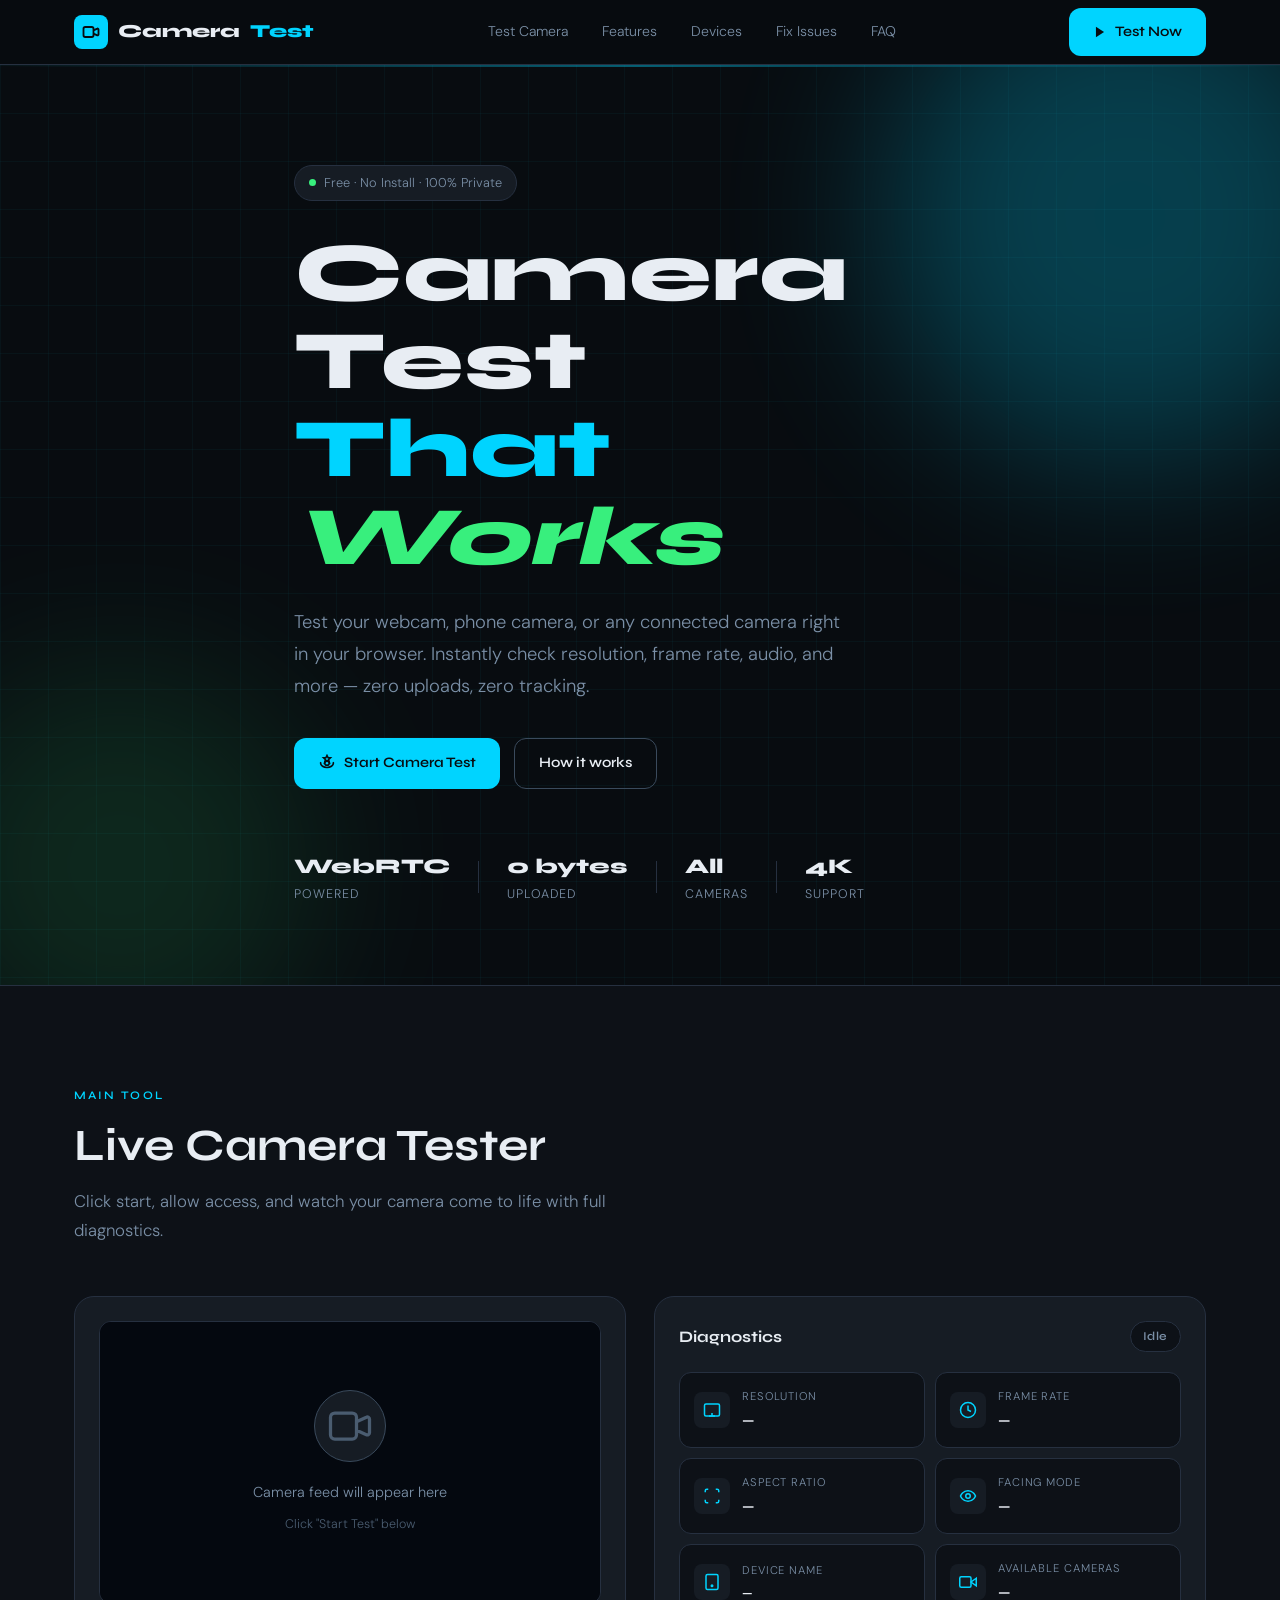
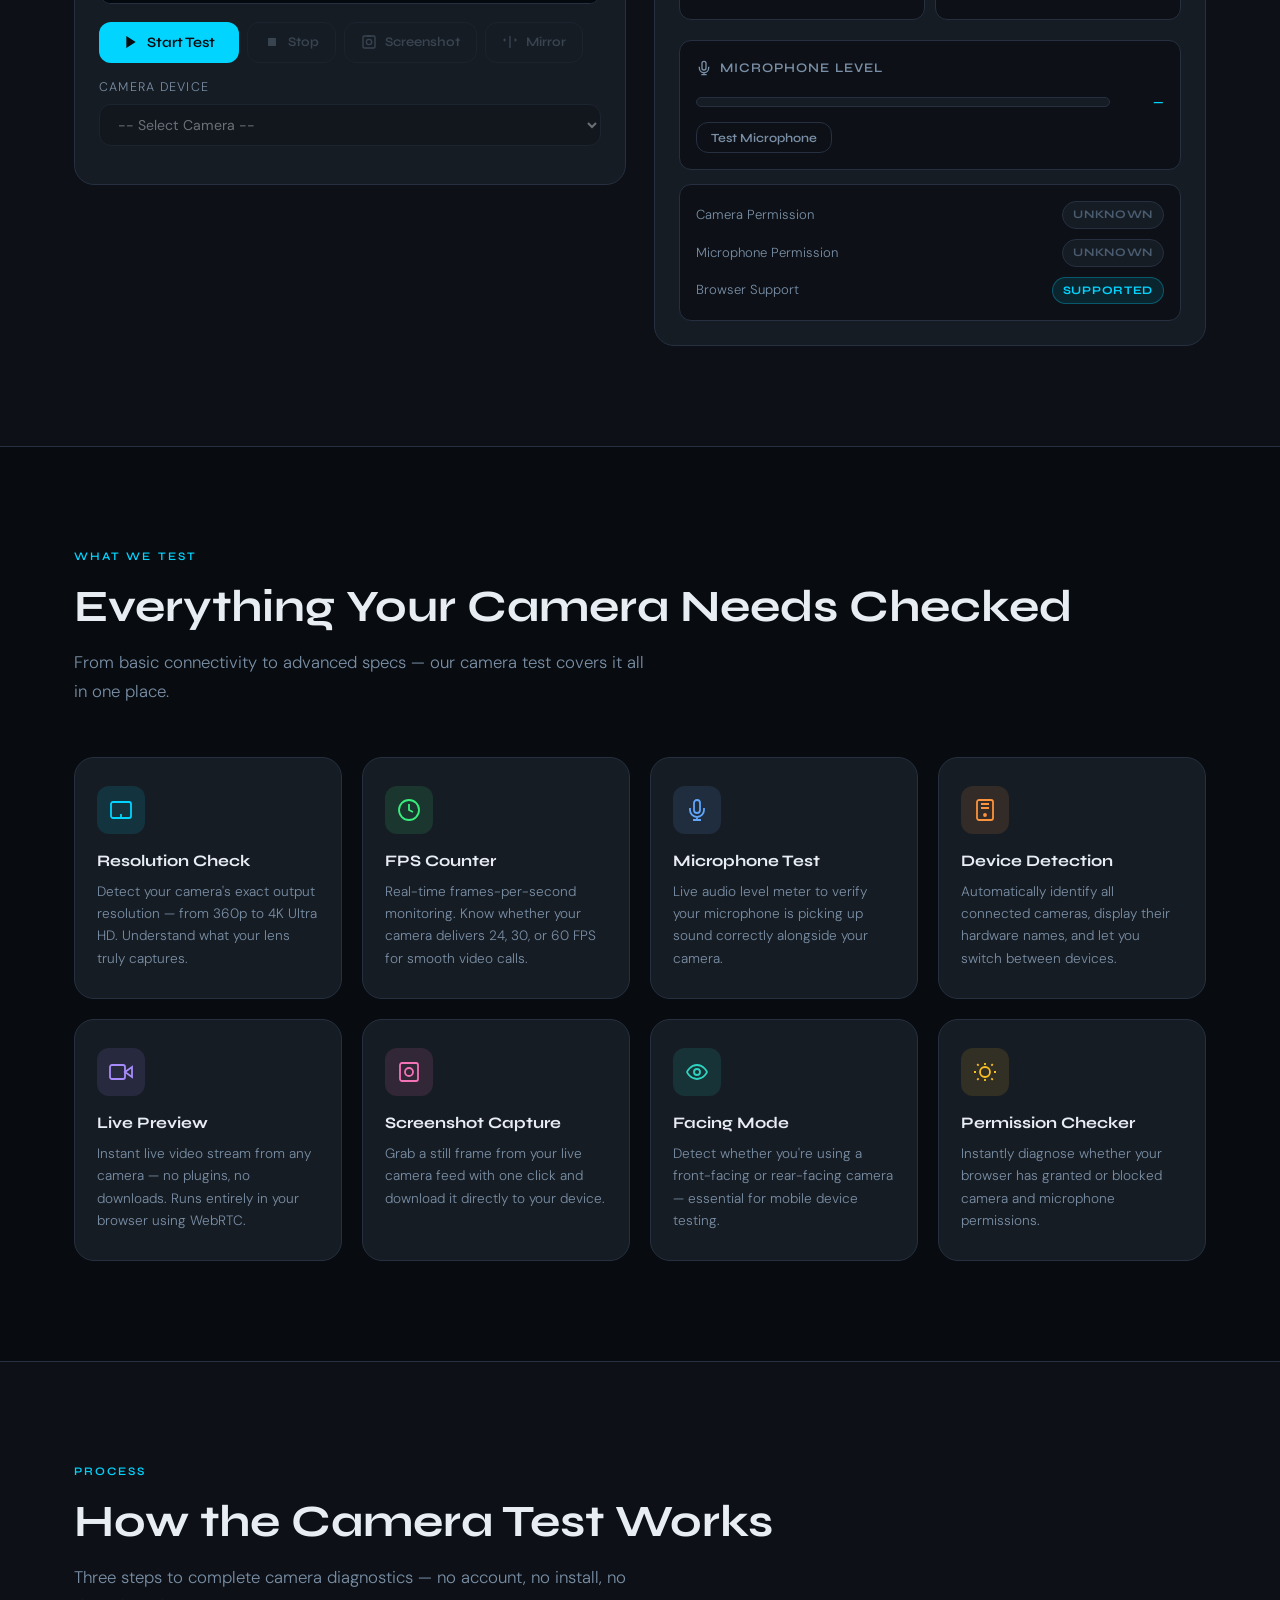
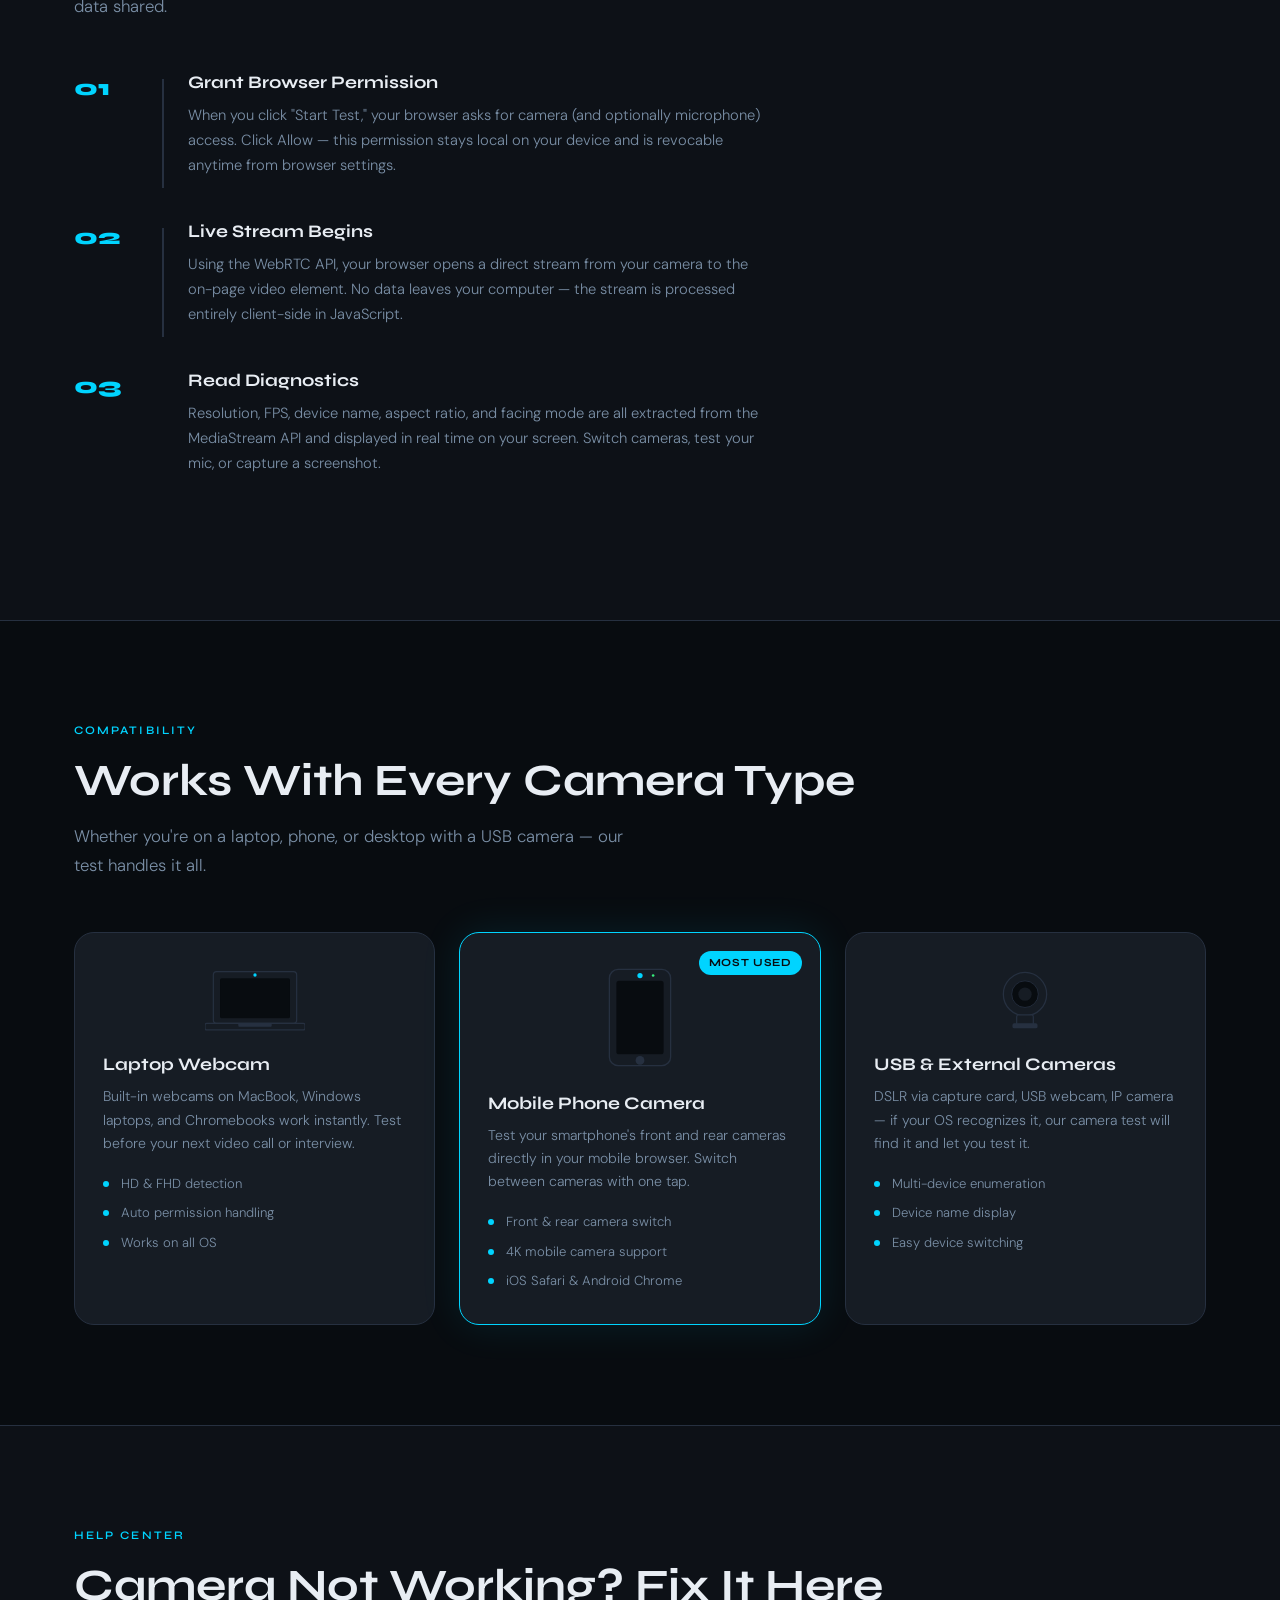
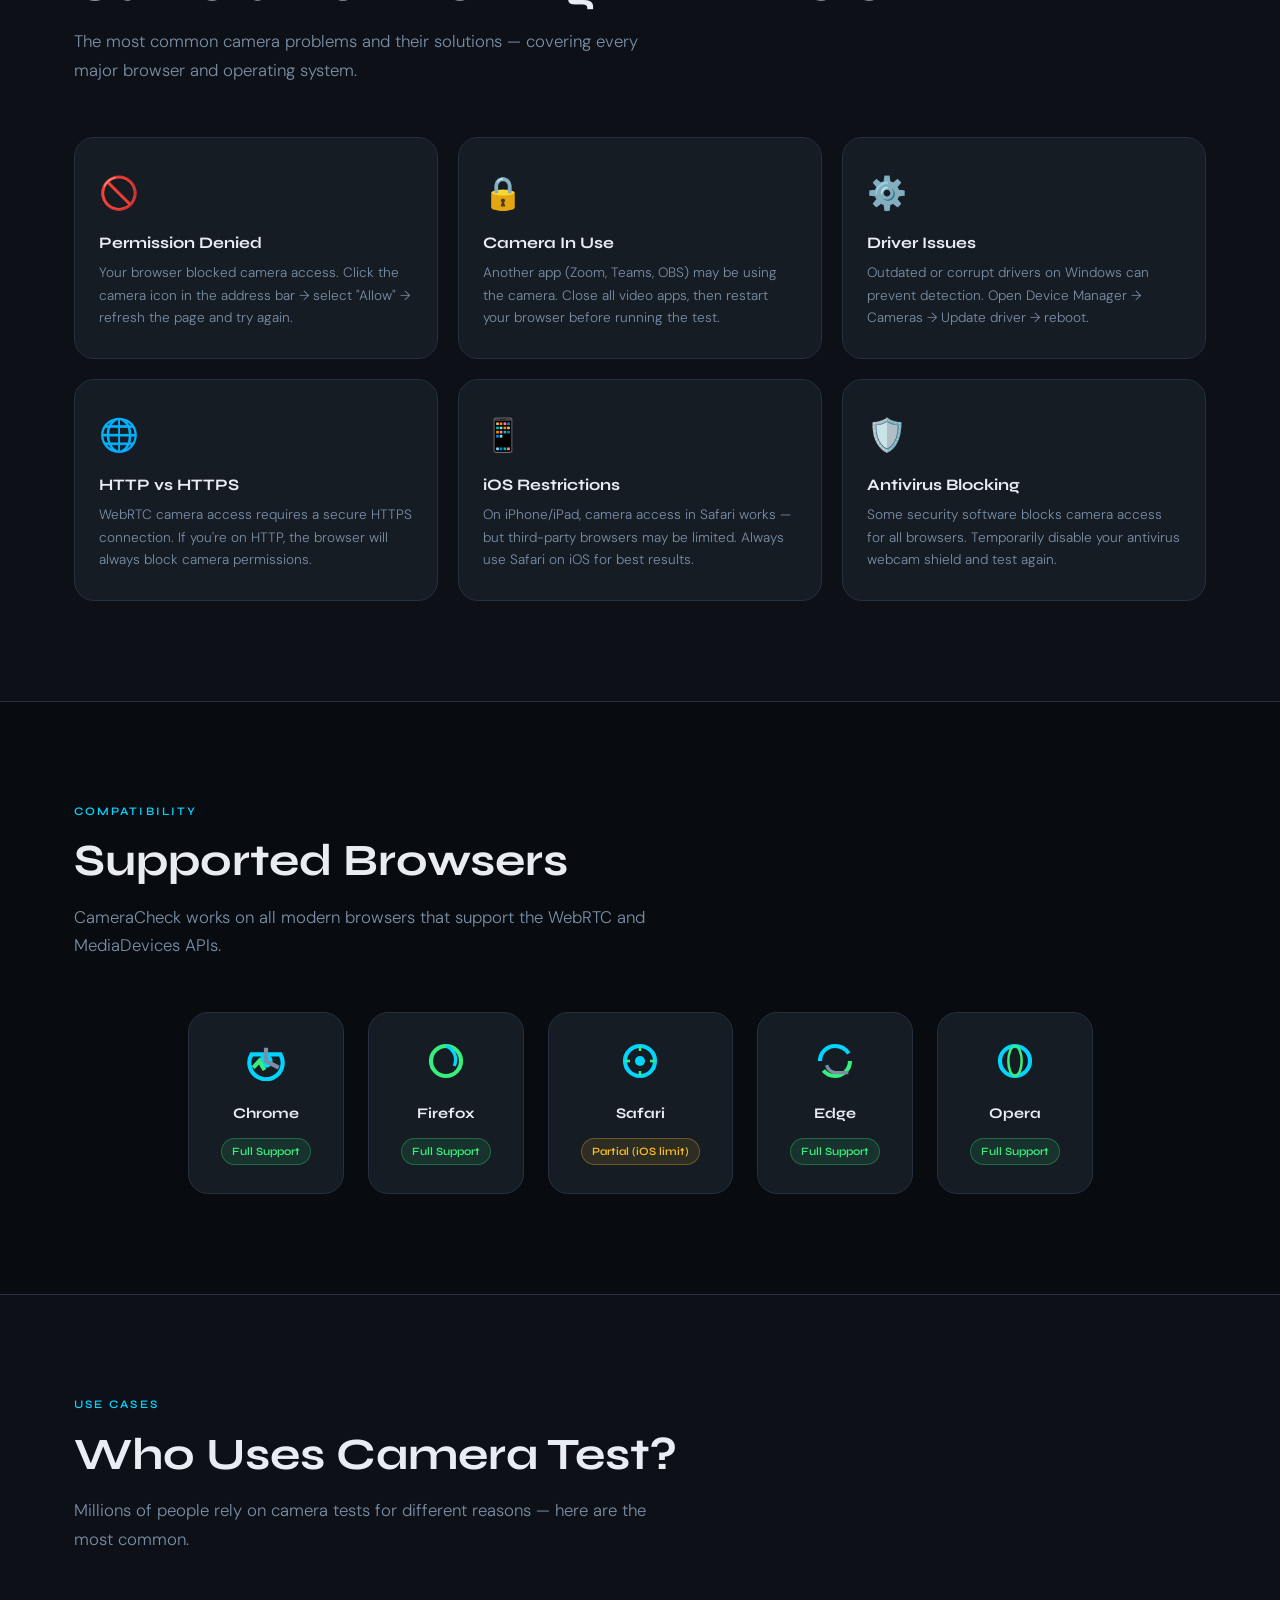
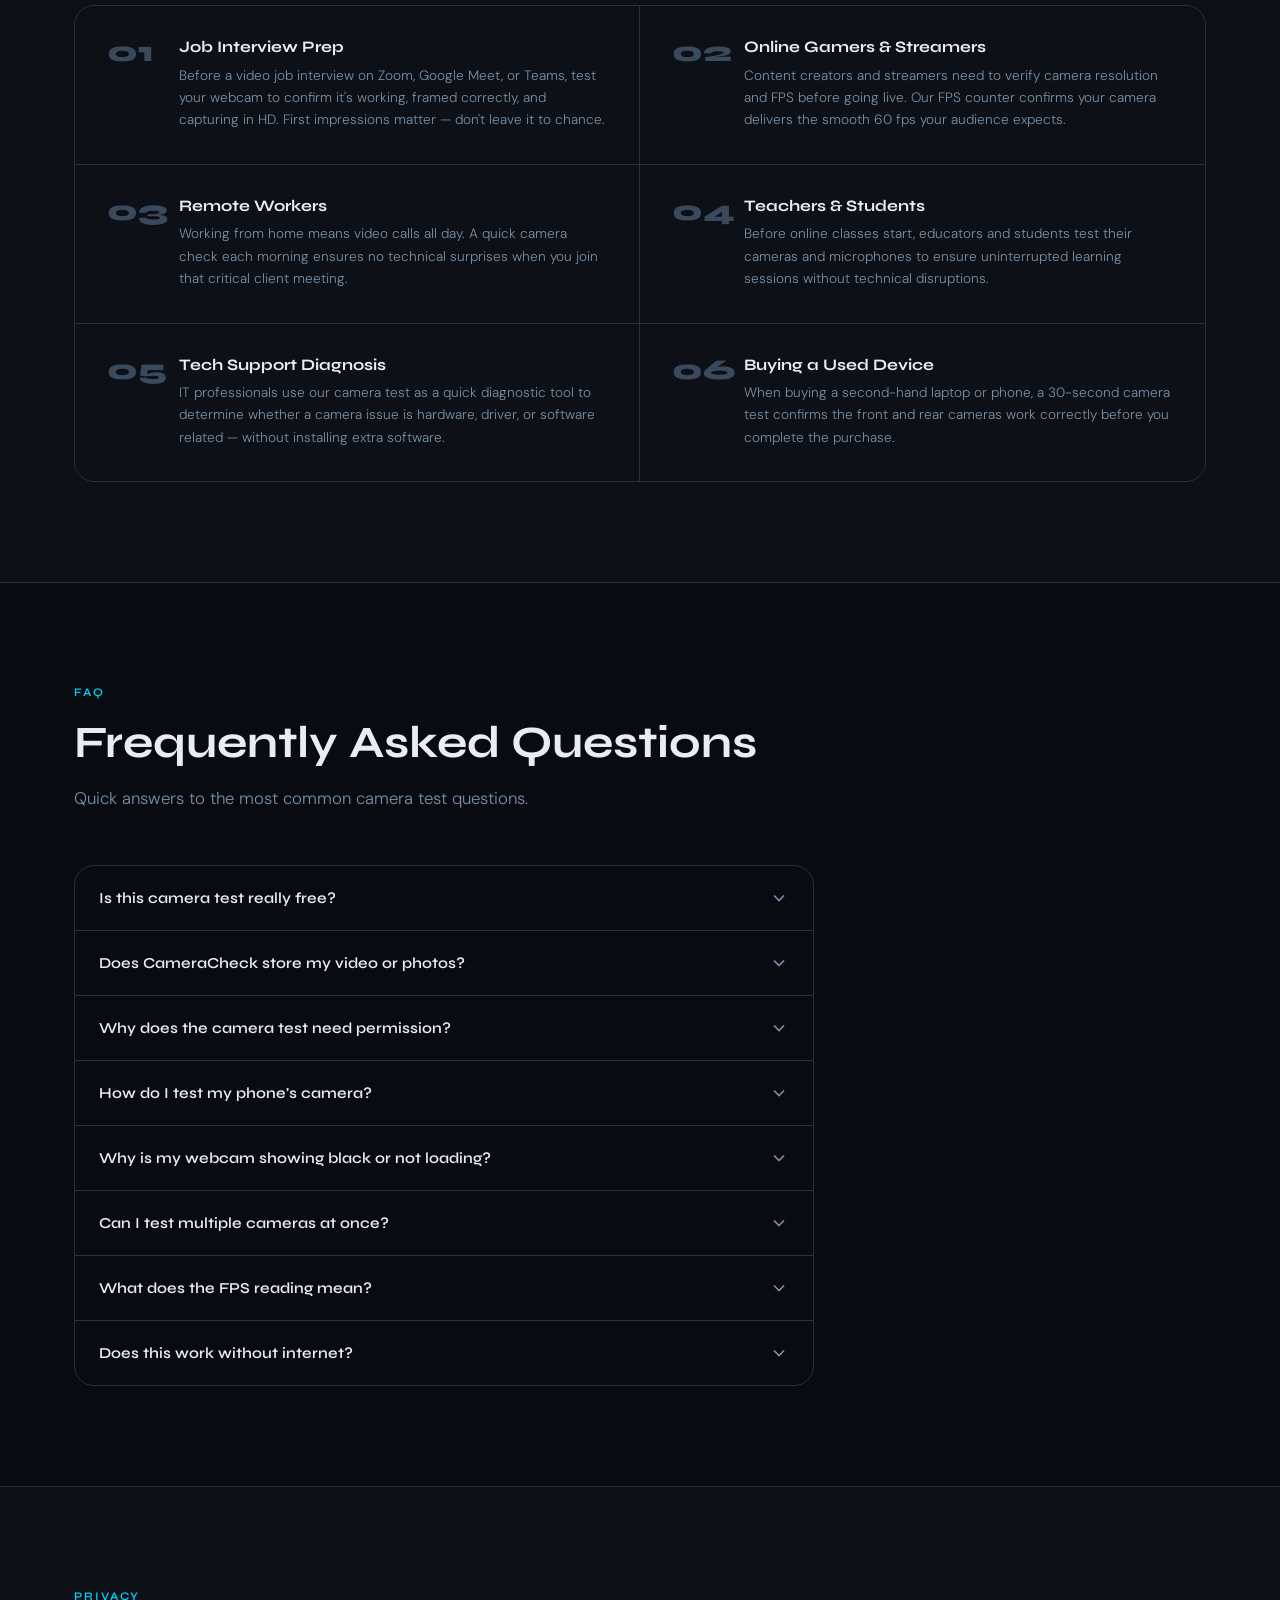
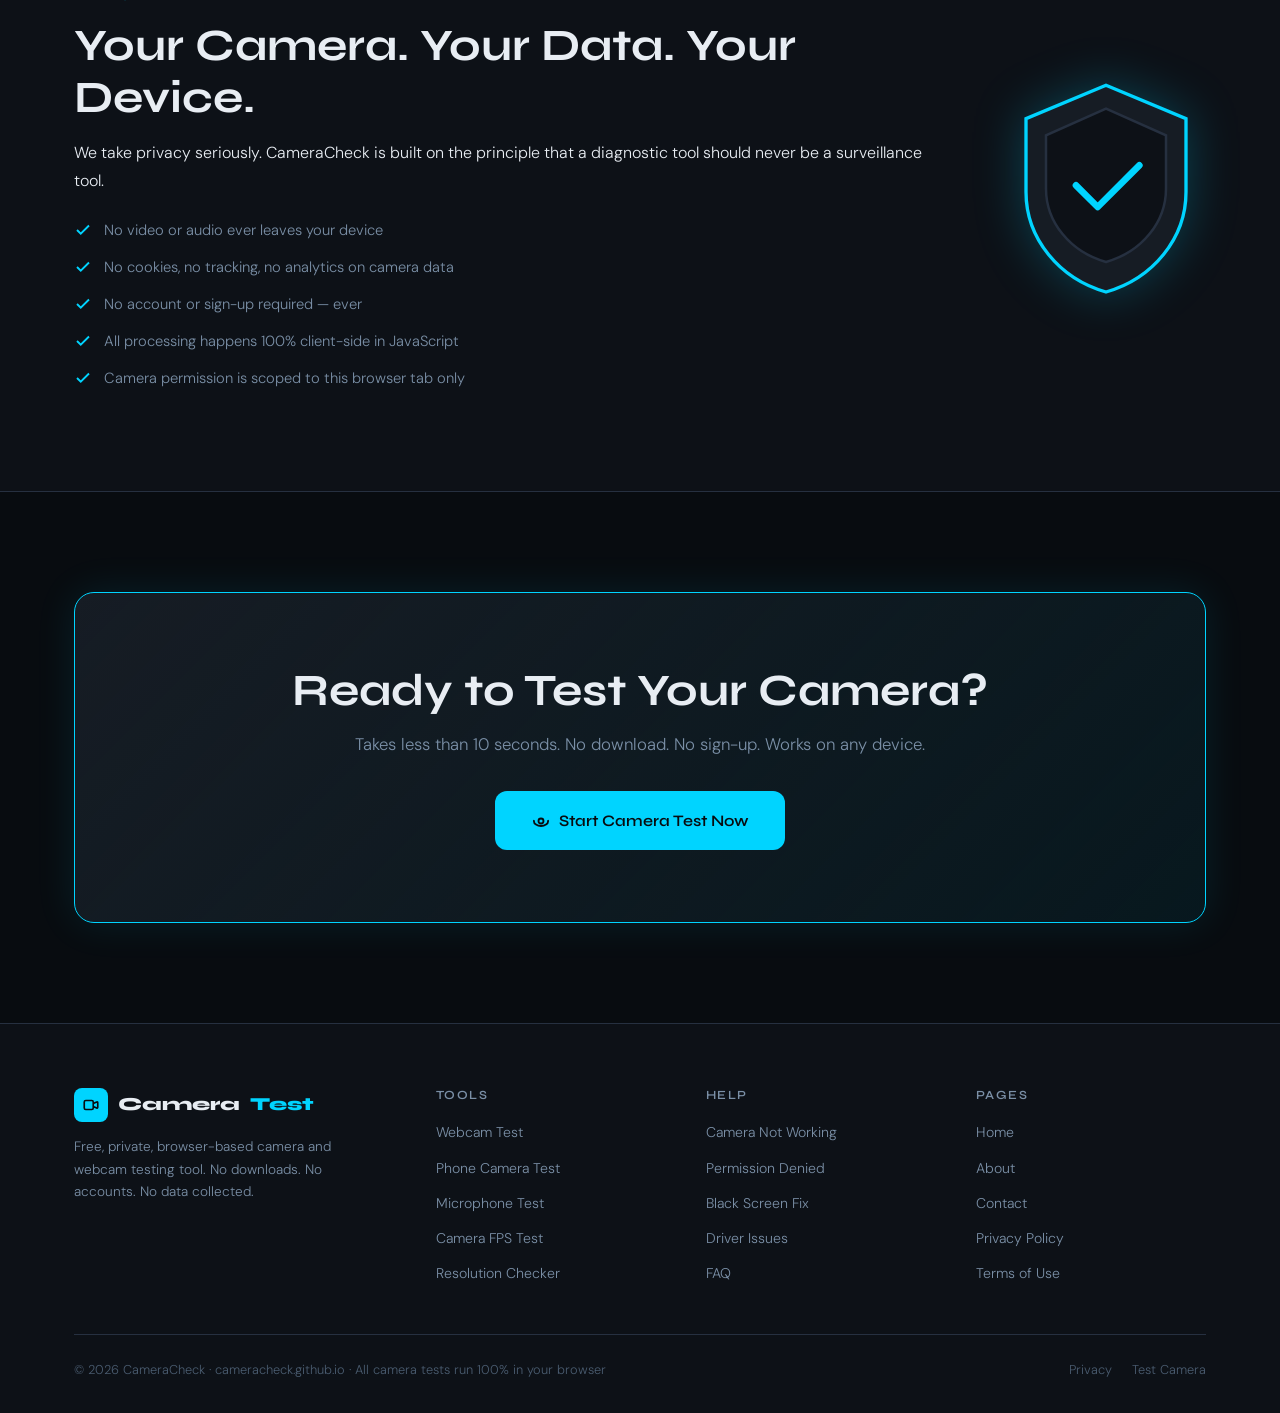
<file: index.html>
<!DOCTYPE html>
<html lang="en">
<head>
  <!-- Google tag (gtag.js) -->
<script async src="https://www.googletagmanager.com/gtag/js?id=G-KN44H88L1S"></script>
<script>
  window.dataLayer = window.dataLayer || [];
  function gtag(){dataLayer.push(arguments);}
  gtag('js', new Date());

  gtag('config', 'G-KN44H88L1S');
</script>
  <meta charset="UTF-8" />
  <meta name="viewport" content="width=device-width, initial-scale=1.0" />
  <title>Camera Test – Free Online Webcam & Camera Checker | CameraCheck</title>
  <meta name="description" content="Test your webcam, phone camera, and any connected camera instantly in your browser. Check resolution, FPS, microphone, flash, and more. Free, secure, no installation required." />
  <meta name="keywords" content="camera test, webcam test, camera check, test webcam online, webcam tester, camera tester, microphone test, camera resolution test, FPS test, online camera test" />
  <meta name="robots" content="index, follow" />
  <meta name="author" content="CameraCheck" />
  <link rel="canonical" href="https://cameracheck.github.io/" />
  <link rel="icon" type="image/png" sizes="32x32" href="/favicon.png">

  <!-- Open Graph -->
  <meta property="og:title" content="Camera Test – Free Online Webcam & Camera Checker" />
  <meta property="og:description" content="Test your webcam, phone camera, and any connected camera instantly. Check resolution, FPS, microphone and more. 100% free." />
  <meta property="og:url" content="https://cameracheck.github.io/" />
  <meta property="og:type" content="website" />
  <meta property="og:image" content="https://cameracheck.github.io/og-image.jpg" />

  <!-- Twitter Card -->
  <meta name="twitter:card" content="summary_large_image" />
  <meta name="twitter:title" content="Camera Test – Free Online Webcam & Camera Checker" />
  <meta name="twitter:description" content="Instantly test your webcam or phone camera in the browser. Free, private, no install." />

  <!-- Schema Markup -->
  <script type="application/ld+json">
  {
    "@context": "https://schema.org",
    "@graph": [
      {
        "@type": "WebSite",
        "@id": "https://cameracheck.github.io/#website",
        "url": "https://cameracheck.github.io/",
        "name": "CameraCheck",
        "description": "Free online camera and webcam testing tool",
        "potentialAction": {
          "@type": "SearchAction",
          "target": "https://cameracheck.github.io/?q={search_term_string}",
          "query-input": "required name=search_term_string"
        }
      },
      {
        "@type": "WebApplication",
        "@id": "https://cameracheck.github.io/#app",
        "name": "Camera Test by CameraCheck",
        "url": "https://cameracheck.github.io/",
        "applicationCategory": "UtilitiesApplication",
        "browserRequirements": "Requires a modern browser with WebRTC support",
        "operatingSystem": "Any",
        "offers": {
          "@type": "Offer",
          "price": "0",
          "priceCurrency": "USD"
        },
        "description": "Test your webcam, phone camera and any USB camera online. Check resolution, frame rate, audio, and device info – no download required.",
        "featureList": [
          "Live webcam preview",
          "Resolution detection",
          "FPS counter",
          "Microphone test",
          "Camera flash test",
          "Multi-camera support",
          "Screenshot capture",
          "Device information"
        ]
      },
      {
        "@type": "FAQPage",
        "mainEntity": [
          {
            "@type": "Question",
            "name": "How do I test my webcam online?",
            "acceptedAnswer": {
              "@type": "Answer",
              "text": "Click 'Start Camera Test' on our homepage, allow browser camera access, and your live webcam preview will appear instantly with resolution, FPS, and device info."
            }
          },
          {
            "@type": "Question",
            "name": "Is my camera data stored or shared?",
            "acceptedAnswer": {
              "@type": "Answer",
              "text": "No. CameraCheck runs entirely in your browser. No video, audio, or personal data is ever uploaded to any server."
            }
          },
          {
            "@type": "Question",
            "name": "Can I test my phone's front and rear camera?",
            "acceptedAnswer": {
              "@type": "Answer",
              "text": "Yes. On mobile browsers, you can switch between the front and rear camera directly from the camera test tool."
            }
          },
          {
            "@type": "Question",
            "name": "Why is my webcam not working?",
            "acceptedAnswer": {
              "@type": "Answer",
              "text": "Common causes include browser permissions being denied, another app using the camera, or an outdated driver. Our troubleshooting guide walks you through each fix."
            }
          }
        ]
      }
    ]
  }
  </script>

  <!-- Google Fonts -->
  <link rel="preconnect" href="https://fonts.googleapis.com" />
  <link rel="preconnect" href="https://fonts.gstatic.com" crossorigin />
  <link href="https://fonts.googleapis.com/css2?family=Syne:wght@400;600;700;800&family=DM+Sans:ital,wght@0,300;0,400;0,500;1,300&display=swap" rel="stylesheet" />

  <link rel="stylesheet" href="style.css" />
</head>
<body>

  <!-- Header injected by header.js -->
  <div id="header-root"></div>

  <main>

    <!-- ===== HERO SECTION ===== -->
    <section class="hero" id="hero">
      <div class="hero-bg">
        <div class="grid-lines"></div>
        <div class="orb orb-1"></div>
        <div class="orb orb-2"></div>
        <div class="scan-line"></div>
      </div>
      <div class="container hero-inner">
        <div class="hero-badge">
          <span class="dot pulse"></span>
          Free · No Install · 100% Private
        </div>
        <h1 class="hero-title">
          <span class="line-1">Camera Test</span>
          <span class="line-2">That <em>Works</em> </span>
        </h1>
        <p class="hero-desc">Test your webcam, phone camera, or any connected camera right in your browser. Instantly check resolution, frame rate, audio, and more — zero uploads, zero tracking.</p>
        <div class="hero-cta">
          <a href="#camera-tester" class="btn btn-primary">
            <svg width="18" height="18" viewBox="0 0 24 24" fill="none" stroke="currentColor" stroke-width="2.2"><circle cx="12" cy="12" r="3"/><path d="M20.188 10.934c.2.4.312.845.312 1.316C20.5 15.47 16.642 18 12 18s-8.5-2.53-8.5-5.75c0-.47.112-.915.312-1.316M12 2l1.5 3h3l-2.5 2.5L15 11l-3-2-3 2 1-3.5L7.5 5h3z"/></svg>
            Start Camera Test
          </a>
          <a href="#how-it-works" class="btn btn-ghost">How it works</a>
        </div>
        <div class="hero-stats">
          <div class="stat"><strong>WebRTC</strong><span>Powered</span></div>
          <div class="stat-div"></div>
          <div class="stat"><strong>0 bytes</strong><span>Uploaded</span></div>
          <div class="stat-div"></div>
          <div class="stat"><strong>All</strong><span>Cameras</span></div>
          <div class="stat-div"></div>
          <div class="stat"><strong>4K</strong><span>Support</span></div>
        </div>
      </div>
    </section>

    <!-- ===== CAMERA TESTER TOOL ===== -->
    <section class="tester-section" id="camera-tester">
      <div class="container">
        <div class="section-label">Main Tool</div>
        <h2 class="section-title">Live Camera Tester</h2>
        <p class="section-sub">Click start, allow access, and watch your camera come to life with full diagnostics.</p>

        <div class="tester-grid">
          <!-- Video Panel -->
          <div class="tester-panel video-panel">
            <div class="video-wrapper" id="videoWrapper">
              <video id="cameraFeed" autoplay playsinline muted></video>
              <canvas id="cameraCanvas" style="display:none"></canvas>
              <div class="video-overlay" id="videoOverlay">
                <div class="overlay-icon">
                  <svg width="52" height="52" viewBox="0 0 24 24" fill="none" stroke="currentColor" stroke-width="1.5"><path d="M15 10l4.553-2.07A1 1 0 0121 8.876V15.124a1 1 0 01-1.447.894L15 14M3 8a2 2 0 012-2h8a2 2 0 012 2v8a2 2 0 01-2 2H5a2 2 0 01-2-2V8z"/></svg>
                </div>
                <p>Camera feed will appear here</p>
                <span>Click "Start Test" below</span>
              </div>
              <div class="video-hud" id="videoHud" style="display:none">
                <span class="hud-fps" id="hudFps">-- FPS</span>
                <span class="hud-live">● LIVE</span>
              </div>
              <div class="mirror-badge" id="mirrorBadge" style="display:none">MIRRORED</div>
            </div>

            <!-- Controls -->
            <div class="tester-controls">
              <button class="btn btn-primary" id="startBtn">
                <svg width="16" height="16" viewBox="0 0 24 24" fill="currentColor"><polygon points="5 3 19 12 5 21 5 3"/></svg>
                Start Test
              </button>
              <button class="btn btn-outline" id="stopBtn" disabled>
                <svg width="16" height="16" viewBox="0 0 24 24" fill="currentColor"><rect x="6" y="6" width="12" height="12" rx="1"/></svg>
                Stop
              </button>
              <button class="btn btn-outline" id="screenshotBtn" disabled>
                <svg width="16" height="16" viewBox="0 0 24 24" fill="none" stroke="currentColor" stroke-width="2"><rect x="3" y="3" width="18" height="18" rx="2"/><circle cx="12" cy="12" r="4"/><path d="M9 3h6"/></svg>
                Screenshot
              </button>
              <button class="btn btn-outline" id="mirrorBtn" disabled>
                <svg width="16" height="16" viewBox="0 0 24 24" fill="none" stroke="currentColor" stroke-width="2"><path d="M12 3v18M5 7l-2 2 2 2M19 7l2 2-2 2"/></svg>
                Mirror
              </button>
            </div>

            <!-- Camera Switch -->
            <div class="device-row">
              <label class="device-label">Camera Device</label>
              <select id="cameraSelect" class="device-select" disabled>
                <option value="">-- Select Camera --</option>
              </select>
            </div>

            <!-- Screenshot preview -->
            <div id="screenshotArea" class="screenshot-area" style="display:none">
              <p class="ss-label">Screenshot captured <span id="ssTime"></span></p>
              <img id="ssImg" alt="Screenshot" />
              <a id="ssDownload" class="btn btn-outline btn-sm" download="camera-screenshot.png">Download</a>
            </div>
          </div>

          <!-- Stats Panel -->
          <div class="tester-panel stats-panel">
            <div class="stats-header">
              <span class="stats-title">Diagnostics</span>
              <span class="status-badge" id="statusBadge">Idle</span>
            </div>

            <div class="stat-grid">
              <div class="stat-card" id="sc-resolution">
                <div class="sc-icon"><svg width="18" height="18" viewBox="0 0 24 24" fill="none" stroke="currentColor" stroke-width="2"><rect x="2" y="4" width="20" height="16" rx="2"/><path d="M8 20h8M12 16v4"/></svg></div>
                <div class="sc-info">
                  <span class="sc-label">Resolution</span>
                  <span class="sc-value" id="statResolution">—</span>
                </div>
              </div>
              <div class="stat-card" id="sc-fps">
                <div class="sc-icon"><svg width="18" height="18" viewBox="0 0 24 24" fill="none" stroke="currentColor" stroke-width="2"><circle cx="12" cy="12" r="10"/><polyline points="12 6 12 12 16 14"/></svg></div>
                <div class="sc-info">
                  <span class="sc-label">Frame Rate</span>
                  <span class="sc-value" id="statFps">—</span>
                </div>
              </div>
              <div class="stat-card" id="sc-aspect">
                <div class="sc-icon"><svg width="18" height="18" viewBox="0 0 24 24" fill="none" stroke="currentColor" stroke-width="2"><path d="M3 7V5a2 2 0 012-2h2M17 3h2a2 2 0 012 2v2M21 17v2a2 2 0 01-2 2h-2M7 21H5a2 2 0 01-2-2v-2"/></svg></div>
                <div class="sc-info">
                  <span class="sc-label">Aspect Ratio</span>
                  <span class="sc-value" id="statAspect">—</span>
                </div>
              </div>
              <div class="stat-card" id="sc-facing">
                <div class="sc-icon"><svg width="18" height="18" viewBox="0 0 24 24" fill="none" stroke="currentColor" stroke-width="2"><path d="M2 12s3-7 10-7 10 7 10 7-3 7-10 7-10-7-10-7z"/><circle cx="12" cy="12" r="3"/></svg></div>
                <div class="sc-info">
                  <span class="sc-label">Facing Mode</span>
                  <span class="sc-value" id="statFacing">—</span>
                </div>
              </div>
              <div class="stat-card" id="sc-device">
                <div class="sc-icon"><svg width="18" height="18" viewBox="0 0 24 24" fill="none" stroke="currentColor" stroke-width="2"><rect x="4" y="2" width="16" height="20" rx="2"/><circle cx="12" cy="17" r="1"/></svg></div>
                <div class="sc-info">
                  <span class="sc-label">Device Name</span>
                  <span class="sc-value sc-value-sm" id="statDevice">—</span>
                </div>
              </div>
              <div class="stat-card" id="sc-cameras">
                <div class="sc-icon"><svg width="18" height="18" viewBox="0 0 24 24" fill="none" stroke="currentColor" stroke-width="2"><path d="M23 7l-7 5 7 5V7z"/><rect x="1" y="5" width="15" height="14" rx="2"/></svg></div>
                <div class="sc-info">
                  <span class="sc-label">Available Cameras</span>
                  <span class="sc-value" id="statCameras">—</span>
                </div>
              </div>
            </div>

            <!-- Microphone Test -->
            <div class="mic-section">
              <div class="mic-header">
                <svg width="16" height="16" viewBox="0 0 24 24" fill="none" stroke="currentColor" stroke-width="2"><path d="M12 2a3 3 0 013 3v7a3 3 0 11-6 0V5a3 3 0 013-3z"/><path d="M19 10v2a7 7 0 01-14 0v-2M12 19v3M8 22h8"/></svg>
                Microphone Level
              </div>
              <div class="mic-meter-wrap">
                <div class="mic-meter" id="micMeter">
                  <div class="mic-bar" id="micBar"></div>
                </div>
                <span class="mic-db" id="micDb">—</span>
              </div>
              <button class="btn btn-outline btn-sm" id="micTestBtn">Test Microphone</button>
            </div>

            <!-- Permission Status -->
            <div class="perm-section" id="permSection">
              <div class="perm-row">
                <span class="perm-label">Camera Permission</span>
                <span class="perm-status perm-unknown" id="permCamera">Unknown</span>
              </div>
              <div class="perm-row">
                <span class="perm-label">Microphone Permission</span>
                <span class="perm-status perm-unknown" id="permMic">Unknown</span>
              </div>
              <div class="perm-row">
                <span class="perm-label">Browser Support</span>
                <span class="perm-status" id="permBrowser">Checking…</span>
              </div>
            </div>

            <!-- Error display -->
            <div class="error-card" id="errorCard" style="display:none">
              <svg width="18" height="18" viewBox="0 0 24 24" fill="none" stroke="currentColor" stroke-width="2"><circle cx="12" cy="12" r="10"/><line x1="12" y1="8" x2="12" y2="12"/><line x1="12" y1="16" x2="12.01" y2="16"/></svg>
              <span id="errorMsg">An error occurred.</span>
            </div>
          </div>
        </div>
      </div>
    </section>

    <!-- ===== FEATURES SECTION ===== -->
    <section class="features-section" id="features">
      <div class="container">
        <div class="section-label">What We Test</div>
        <h2 class="section-title">Everything Your Camera Needs Checked</h2>
        <p class="section-sub">From basic connectivity to advanced specs — our camera test covers it all in one place.</p>
        <div class="features-grid">
          <div class="feat-card">
            <div class="feat-icon feat-cyan">
              <svg width="24" height="24" viewBox="0 0 24 24" fill="none" stroke="currentColor" stroke-width="1.8"><rect x="2" y="4" width="20" height="16" rx="2"/><path d="M8 20h8M12 16v4"/></svg>
            </div>
            <h3>Resolution Check</h3>
            <p>Detect your camera's exact output resolution — from 360p to 4K Ultra HD. Understand what your lens truly captures.</p>
          </div>
          <div class="feat-card">
            <div class="feat-icon feat-green">
              <svg width="24" height="24" viewBox="0 0 24 24" fill="none" stroke="currentColor" stroke-width="1.8"><circle cx="12" cy="12" r="10"/><polyline points="12 6 12 12 16 14"/></svg>
            </div>
            <h3>FPS Counter</h3>
            <p>Real-time frames-per-second monitoring. Know whether your camera delivers 24, 30, or 60 FPS for smooth video calls.</p>
          </div>
          <div class="feat-card">
            <div class="feat-icon feat-blue">
              <svg width="24" height="24" viewBox="0 0 24 24" fill="none" stroke="currentColor" stroke-width="1.8"><path d="M12 2a3 3 0 013 3v7a3 3 0 11-6 0V5a3 3 0 013-3z"/><path d="M19 10v2a7 7 0 01-14 0v-2M12 19v3M8 22h8"/></svg>
            </div>
            <h3>Microphone Test</h3>
            <p>Live audio level meter to verify your microphone is picking up sound correctly alongside your camera.</p>
          </div>
          <div class="feat-card">
            <div class="feat-icon feat-orange">
              <svg width="24" height="24" viewBox="0 0 24 24" fill="none" stroke="currentColor" stroke-width="1.8"><rect x="4" y="2" width="16" height="20" rx="2"/><circle cx="12" cy="17" r="1"/><path d="M8 6h8M8 10h8"/></svg>
            </div>
            <h3>Device Detection</h3>
            <p>Automatically identify all connected cameras, display their hardware names, and let you switch between devices.</p>
          </div>
          <div class="feat-card">
            <div class="feat-icon feat-purple">
              <svg width="24" height="24" viewBox="0 0 24 24" fill="none" stroke="currentColor" stroke-width="1.8"><path d="M23 7l-7 5 7 5V7z"/><rect x="1" y="5" width="15" height="14" rx="2"/></svg>
            </div>
            <h3>Live Preview</h3>
            <p>Instant live video stream from any camera — no plugins, no downloads. Runs entirely in your browser using WebRTC.</p>
          </div>
          <div class="feat-card">
            <div class="feat-icon feat-rose">
              <svg width="24" height="24" viewBox="0 0 24 24" fill="none" stroke="currentColor" stroke-width="1.8"><rect x="3" y="3" width="18" height="18" rx="2"/><circle cx="12" cy="12" r="4"/><path d="M9 3h6"/></svg>
            </div>
            <h3>Screenshot Capture</h3>
            <p>Grab a still frame from your live camera feed with one click and download it directly to your device.</p>
          </div>
          <div class="feat-card">
            <div class="feat-icon feat-teal">
              <svg width="24" height="24" viewBox="0 0 24 24" fill="none" stroke="currentColor" stroke-width="1.8"><path d="M2 12s3-7 10-7 10 7 10 7-3 7-10 7-10-7-10-7z"/><circle cx="12" cy="12" r="3"/></svg>
            </div>
            <h3>Facing Mode</h3>
            <p>Detect whether you're using a front-facing or rear-facing camera — essential for mobile device testing.</p>
          </div>
          <div class="feat-card">
            <div class="feat-icon feat-amber">
              <svg width="24" height="24" viewBox="0 0 24 24" fill="none" stroke="currentColor" stroke-width="1.8"><path d="M12 3v2M12 19v2M4.22 4.22l1.42 1.42M18.36 18.36l1.42 1.42M3 12H1M23 12h-2M4.22 19.78l1.42-1.42M18.36 5.64l1.42-1.42"/><circle cx="12" cy="12" r="5"/></svg>
            </div>
            <h3>Permission Checker</h3>
            <p>Instantly diagnose whether your browser has granted or blocked camera and microphone permissions.</p>
          </div>
        </div>
      </div>
    </section>

    <!-- ===== HOW IT WORKS ===== -->
    <section class="hiw-section" id="how-it-works">
      <div class="container">
        <div class="section-label">Process</div>
        <h2 class="section-title">How the Camera Test Works</h2>
        <p class="section-sub">Three steps to complete camera diagnostics — no account, no install, no data shared.</p>
        <div class="hiw-steps">
          <div class="hiw-step">
            <div class="step-num">01</div>
            <div class="step-connector"></div>
            <div class="step-content">
              <h3>Grant Browser Permission</h3>
              <p>When you click "Start Test," your browser asks for camera (and optionally microphone) access. Click Allow — this permission stays local on your device and is revocable anytime from browser settings.</p>
            </div>
          </div>
          <div class="hiw-step">
            <div class="step-num">02</div>
            <div class="step-connector"></div>
            <div class="step-content">
              <h3>Live Stream Begins</h3>
              <p>Using the WebRTC API, your browser opens a direct stream from your camera to the on-page video element. No data leaves your computer — the stream is processed entirely client-side in JavaScript.</p>
            </div>
          </div>
          <div class="hiw-step">
            <div class="step-num">03</div>
            <div class="step-connector-none"></div>
            <div class="step-content">
              <h3>Read Diagnostics</h3>
              <p>Resolution, FPS, device name, aspect ratio, and facing mode are all extracted from the MediaStream API and displayed in real time on your screen. Switch cameras, test your mic, or capture a screenshot.</p>
            </div>
          </div>
        </div>
      </div>
    </section>

    <!-- ===== DEVICE SUPPORT ===== -->
    <section class="devices-section" id="devices">
      <div class="container">
        <div class="section-label">Compatibility</div>
        <h2 class="section-title">Works With Every Camera Type</h2>
        <p class="section-sub">Whether you're on a laptop, phone, or desktop with a USB camera — our test handles it all.</p>
        <div class="devices-grid">
          <div class="device-card">
            <div class="device-illustration laptop-ill">
              <svg viewBox="0 0 120 80" fill="none" xmlns="http://www.w3.org/2000/svg">
                <rect x="10" y="8" width="100" height="62" rx="4" fill="var(--surface-2)" stroke="var(--border)" stroke-width="1.5"/>
                <rect x="18" y="16" width="84" height="48" rx="2" fill="var(--bg)"/>
                <circle cx="60" cy="12" r="2" fill="var(--accent)"/>
                <rect x="0" y="70" width="120" height="8" rx="2" fill="var(--surface-2)" stroke="var(--border)" stroke-width="1.5"/>
                <rect x="40" y="70" width="40" height="4" rx="1" fill="var(--border)"/>
              </svg>
            </div>
            <h3>Laptop Webcam</h3>
            <p>Built-in webcams on MacBook, Windows laptops, and Chromebooks work instantly. Test before your next video call or interview.</p>
            <ul class="device-features">
              <li>HD & FHD detection</li>
              <li>Auto permission handling</li>
              <li>Works on all OS</li>
            </ul>
          </div>
          <div class="device-card device-card-featured">
            <div class="device-badge-feat">Most Used</div>
            <div class="device-illustration phone-ill">
              <svg viewBox="0 0 80 120" fill="none" xmlns="http://www.w3.org/2000/svg">
                <rect x="5" y="5" width="70" height="110" rx="10" fill="var(--surface-2)" stroke="var(--border)" stroke-width="1.5"/>
                <rect x="13" y="18" width="54" height="84" rx="3" fill="var(--bg)"/>
                <circle cx="40" cy="12" r="3" fill="var(--accent)"/>
                <circle cx="40" cy="109" r="5" fill="var(--border)"/>
                <circle cx="55" cy="12" r="1.5" fill="var(--accent-2)"/>
              </svg>
            </div>
            <h3>Mobile Phone Camera</h3>
            <p>Test your smartphone's front and rear cameras directly in your mobile browser. Switch between cameras with one tap.</p>
            <ul class="device-features">
              <li>Front & rear camera switch</li>
              <li>4K mobile camera support</li>
              <li>iOS Safari & Android Chrome</li>
            </ul>
          </div>
          <div class="device-card">
            <div class="device-illustration usb-ill">
              <svg viewBox="0 0 120 80" fill="none" xmlns="http://www.w3.org/2000/svg">
                <circle cx="60" cy="35" r="26" fill="var(--surface-2)" stroke="var(--border)" stroke-width="1.5"/>
                <circle cx="60" cy="35" r="16" fill="var(--bg)" stroke="var(--border)" stroke-width="1"/>
                <circle cx="60" cy="35" r="8" fill="var(--surface-2)"/>
                <rect x="50" y="60" width="20" height="12" rx="2" fill="var(--surface-2)" stroke="var(--border)" stroke-width="1.5"/>
                <rect x="45" y="70" width="30" height="6" rx="2" fill="var(--border)"/>
              </svg>
            </div>
            <h3>USB & External Cameras</h3>
            <p>DSLR via capture card, USB webcam, IP camera — if your OS recognizes it, our camera test will find it and let you test it.</p>
            <ul class="device-features">
              <li>Multi-device enumeration</li>
              <li>Device name display</li>
              <li>Easy device switching</li>
            </ul>
          </div>
        </div>
      </div>
    </section>

    <!-- ===== TROUBLESHOOTING ===== -->
    <section class="trouble-section" id="troubleshooting">
      <div class="container">
        <div class="section-label">Help Center</div>
        <h2 class="section-title">Camera Not Working? Fix It Here</h2>
        <p class="section-sub">The most common camera problems and their solutions — covering every major browser and operating system.</p>
        <div class="trouble-grid">
          <div class="trouble-card">
            <div class="trouble-icon">🚫</div>
            <h3>Permission Denied</h3>
            <p>Your browser blocked camera access. Click the camera icon in the address bar → select "Allow" → refresh the page and try again.</p>
          </div>
          <div class="trouble-card">
            <div class="trouble-icon">🔒</div>
            <h3>Camera In Use</h3>
            <p>Another app (Zoom, Teams, OBS) may be using the camera. Close all video apps, then restart your browser before running the test.</p>
          </div>
          <div class="trouble-card">
            <div class="trouble-icon">⚙️</div>
            <h3>Driver Issues</h3>
            <p>Outdated or corrupt drivers on Windows can prevent detection. Open Device Manager → Cameras → Update driver → reboot.</p>
          </div>
          <div class="trouble-card">
            <div class="trouble-icon">🌐</div>
            <h3>HTTP vs HTTPS</h3>
            <p>WebRTC camera access requires a secure HTTPS connection. If you're on HTTP, the browser will always block camera permissions.</p>
          </div>
          <div class="trouble-card">
            <div class="trouble-icon">📱</div>
            <h3>iOS Restrictions</h3>
            <p>On iPhone/iPad, camera access in Safari works — but third-party browsers may be limited. Always use Safari on iOS for best results.</p>
          </div>
          <div class="trouble-card">
            <div class="trouble-icon">🛡️</div>
            <h3>Antivirus Blocking</h3>
            <p>Some security software blocks camera access for all browsers. Temporarily disable your antivirus webcam shield and test again.</p>
          </div>
        </div>
      </div>
    </section>

    <!-- ===== BROWSER SUPPORT ===== -->
    <section class="browser-section" id="browsers">
      <div class="container">
        <div class="section-label">Compatibility</div>
        <h2 class="section-title">Supported Browsers</h2>
        <p class="section-sub">CameraCheck works on all modern browsers that support the WebRTC and MediaDevices APIs.</p>
        <div class="browser-row">
          <div class="browser-item">
            <div class="browser-logo chrome">
              <svg viewBox="0 0 24 24" fill="none" xmlns="http://www.w3.org/2000/svg" width="40" height="40">
                <circle cx="12" cy="12" r="4" fill="var(--accent)"/>
                <path d="M12 8h8.66a10 10 0 11-17.32 0z" fill="none" stroke="var(--accent)" stroke-width="2.5"/>
                <path d="M4.34 16L8 12l3.13 5.42" fill="none" stroke="var(--accent-2)" stroke-width="2.5"/>
                <path d="M19.66 16L12 12V4" fill="none" stroke="var(--text-muted)" stroke-width="2.5"/>
              </svg>
            </div>
            <span>Chrome</span>
            <span class="compat-tag green">Full Support</span>
          </div>
          <div class="browser-item">
            <div class="browser-logo firefox">
              <svg viewBox="0 0 24 24" width="40" height="40" fill="none">
                <circle cx="12" cy="12" r="9" stroke="var(--accent-2)" stroke-width="2.5"/>
                <path d="M12 3c5 2 7 7 5 12" stroke="var(--accent)" stroke-width="2" fill="none"/>
              </svg>
            </div>
            <span>Firefox</span>
            <span class="compat-tag green">Full Support</span>
          </div>
          <div class="browser-item">
            <div class="browser-logo safari">
              <svg viewBox="0 0 24 24" width="40" height="40" fill="none">
                <circle cx="12" cy="12" r="9" stroke="var(--accent)" stroke-width="2.5"/>
                <path d="M12 3v3M12 18v3M3 12h3M18 12h3" stroke="var(--accent-2)" stroke-width="1.5"/>
                <circle cx="12" cy="12" r="3" fill="var(--accent)"/>
              </svg>
            </div>
            <span>Safari</span>
            <span class="compat-tag yellow">Partial (iOS limit)</span>
          </div>
          <div class="browser-item">
            <div class="browser-logo edge">
              <svg viewBox="0 0 24 24" width="40" height="40" fill="none">
                <path d="M3 12C3 7.03 7.03 3 12 3c3.5 0 6.5 1.8 8.2 4.5" stroke="var(--accent)" stroke-width="2.5" fill="none"/>
                <path d="M21 12c0 4.97-4.03 9-9 9-2.8 0-5.3-1.3-7-3.3" stroke="var(--accent-2)" stroke-width="2.5" fill="none"/>
                <path d="M7 14.5C7.5 17 10 19 12.5 19H20" stroke="var(--text-muted)" stroke-width="2" fill="none"/>
              </svg>
            </div>
            <span>Edge</span>
            <span class="compat-tag green">Full Support</span>
          </div>
          <div class="browser-item">
            <div class="browser-logo opera">
              <svg viewBox="0 0 24 24" width="40" height="40" fill="none">
                <circle cx="12" cy="12" r="9" stroke="var(--accent)" stroke-width="2.5"/>
                <ellipse cx="12" cy="12" rx="4" ry="9" stroke="var(--accent-2)" stroke-width="1.5"/>
              </svg>
            </div>
            <span>Opera</span>
            <span class="compat-tag green">Full Support</span>
          </div>
        </div>
      </div>
    </section>

    <!-- ===== USE CASES ===== -->
    <section class="usecases-section" id="use-cases">
      <div class="container">
        <div class="section-label">Use Cases</div>
        <h2 class="section-title">Who Uses Camera Test?</h2>
        <p class="section-sub">Millions of people rely on camera tests for different reasons — here are the most common.</p>
        <div class="usecase-grid">
          <div class="usecase-item">
            <div class="uc-num">01</div>
            <div class="uc-body">
              <h3>Job Interview Prep</h3>
              <p>Before a video job interview on Zoom, Google Meet, or Teams, test your webcam to confirm it's working, framed correctly, and capturing in HD. First impressions matter — don't leave it to chance.</p>
            </div>
          </div>
          <div class="usecase-item">
            <div class="uc-num">02</div>
            <div class="uc-body">
              <h3>Online Gamers & Streamers</h3>
              <p>Content creators and streamers need to verify camera resolution and FPS before going live. Our FPS counter confirms your camera delivers the smooth 60 fps your audience expects.</p>
            </div>
          </div>
          <div class="usecase-item">
            <div class="uc-num">03</div>
            <div class="uc-body">
              <h3>Remote Workers</h3>
              <p>Working from home means video calls all day. A quick camera check each morning ensures no technical surprises when you join that critical client meeting.</p>
            </div>
          </div>
          <div class="usecase-item">
            <div class="uc-num">04</div>
            <div class="uc-body">
              <h3>Teachers & Students</h3>
              <p>Before online classes start, educators and students test their cameras and microphones to ensure uninterrupted learning sessions without technical disruptions.</p>
            </div>
          </div>
          <div class="usecase-item">
            <div class="uc-num">05</div>
            <div class="uc-body">
              <h3>Tech Support Diagnosis</h3>
              <p>IT professionals use our camera test as a quick diagnostic tool to determine whether a camera issue is hardware, driver, or software related — without installing extra software.</p>
            </div>
          </div>
          <div class="usecase-item">
            <div class="uc-num">06</div>
            <div class="uc-body">
              <h3>Buying a Used Device</h3>
              <p>When buying a second-hand laptop or phone, a 30-second camera test confirms the front and rear cameras work correctly before you complete the purchase.</p>
            </div>
          </div>
        </div>
      </div>
    </section>

    <!-- ===== FAQ SECTION ===== -->
    <section class="faq-section" id="faq">
      <div class="container">
        <div class="section-label">FAQ</div>
        <h2 class="section-title">Frequently Asked Questions</h2>
        <p class="section-sub">Quick answers to the most common camera test questions.</p>
        <div class="faq-list">
          <div class="faq-item">
            <button class="faq-q" aria-expanded="false">
              Is this camera test really free?
              <svg class="faq-arrow" width="20" height="20" viewBox="0 0 24 24" fill="none" stroke="currentColor" stroke-width="2"><polyline points="6 9 12 15 18 9"/></svg>
            </button>
            <div class="faq-a">
              <p>Yes, completely free. CameraCheck has no subscription, no registration, and no hidden charges. The tool is browser-based and will always remain free to use.</p>
            </div>
          </div>
          <div class="faq-item">
            <button class="faq-q" aria-expanded="false">
              Does CameraCheck store my video or photos?
              <svg class="faq-arrow" width="20" height="20" viewBox="0 0 24 24" fill="none" stroke="currentColor" stroke-width="2"><polyline points="6 9 12 15 18 9"/></svg>
            </button>
            <div class="faq-a">
              <p>No. Your camera stream is processed entirely within your browser using JavaScript. Nothing is uploaded to any server. Screenshots you take are saved only to your local device.</p>
            </div>
          </div>
          <div class="faq-item">
            <button class="faq-q" aria-expanded="false">
              Why does the camera test need permission?
              <svg class="faq-arrow" width="20" height="20" viewBox="0 0 24 24" fill="none" stroke="currentColor" stroke-width="2"><polyline points="6 9 12 15 18 9"/></svg>
            </button>
            <div class="faq-a">
              <p>Modern browsers require explicit user permission before any website can access your camera or microphone. This is a browser-level security feature. Granting permission allows this tab only — it's not permanent and can be revoked anytime.</p>
            </div>
          </div>
          <div class="faq-item">
            <button class="faq-q" aria-expanded="false">
              How do I test my phone's camera?
              <svg class="faq-arrow" width="20" height="20" viewBox="0 0 24 24" fill="none" stroke="currentColor" stroke-width="2"><polyline points="6 9 12 15 18 9"/></svg>
            </button>
            <div class="faq-a">
              <p>Open cameracheck.github.io in your mobile browser (Chrome on Android or Safari on iOS), tap "Start Camera Test," and grant permission. Use the camera selector to switch between your front and rear cameras.</p>
            </div>
          </div>
          <div class="faq-item">
            <button class="faq-q" aria-expanded="false">
              Why is my webcam showing black or not loading?
              <svg class="faq-arrow" width="20" height="20" viewBox="0 0 24 24" fill="none" stroke="currentColor" stroke-width="2"><polyline points="6 9 12 15 18 9"/></svg>
            </button>
            <div class="faq-a">
              <p>This usually means another app is using the camera, a driver issue exists, or the camera hardware has a fault. Check our Troubleshooting section above for step-by-step fixes. Try closing Zoom, Teams, or any other app with camera access first.</p>
            </div>
          </div>
          <div class="faq-item">
            <button class="faq-q" aria-expanded="false">
              Can I test multiple cameras at once?
              <svg class="faq-arrow" width="20" height="20" viewBox="0 0 24 24" fill="none" stroke="currentColor" stroke-width="2"><polyline points="6 9 12 15 18 9"/></svg>
            </button>
            <div class="faq-a">
              <p>You can switch between multiple cameras using the device selector dropdown. The tool detects all cameras connected to your device. Testing multiple streams simultaneously is not supported by browser security policies.</p>
            </div>
          </div>
          <div class="faq-item">
            <button class="faq-q" aria-expanded="false">
              What does the FPS reading mean?
              <svg class="faq-arrow" width="20" height="20" viewBox="0 0 24 24" fill="none" stroke="currentColor" stroke-width="2"><polyline points="6 9 12 15 18 9"/></svg>
            </button>
            <div class="faq-a">
              <p>FPS (frames per second) indicates how many images your camera captures each second. 30 FPS is standard for video calls; 60 FPS is preferred for streaming. Lower values like 15 FPS may indicate a performance bottleneck.</p>
            </div>
          </div>
          <div class="faq-item">
            <button class="faq-q" aria-expanded="false">
              Does this work without internet?
              <svg class="faq-arrow" width="20" height="20" viewBox="0 0 24 24" fill="none" stroke="currentColor" stroke-width="2"><polyline points="6 9 12 15 18 9"/></svg>
            </button>
            <div class="faq-a">
              <p>Once the page is loaded, the camera test itself runs entirely offline — it uses only your device's hardware and browser APIs. An internet connection is only needed to initially load the page.</p>
            </div>
          </div>
        </div>
      </div>
    </section>

    <!-- ===== PRIVACY SECTION ===== -->
    <section class="privacy-section" id="privacy">
      <div class="container">
        <div class="privacy-inner">
          <div class="privacy-text">
            <div class="section-label">Privacy</div>
            <h2 class="section-title">Your Camera. Your Data. Your Device.</h2>
            <p>We take privacy seriously. CameraCheck is built on the principle that a diagnostic tool should never be a surveillance tool.</p>
            <ul class="privacy-list">
              <li>
                <svg width="18" height="18" viewBox="0 0 24 24" fill="none" stroke="var(--accent)" stroke-width="2.5"><polyline points="20 6 9 17 4 12"/></svg>
                No video or audio ever leaves your device
              </li>
              <li>
                <svg width="18" height="18" viewBox="0 0 24 24" fill="none" stroke="var(--accent)" stroke-width="2.5"><polyline points="20 6 9 17 4 12"/></svg>
                No cookies, no tracking, no analytics on camera data
              </li>
              <li>
                <svg width="18" height="18" viewBox="0 0 24 24" fill="none" stroke="var(--accent)" stroke-width="2.5"><polyline points="20 6 9 17 4 12"/></svg>
                No account or sign-up required — ever
              </li>
              <li>
                <svg width="18" height="18" viewBox="0 0 24 24" fill="none" stroke="var(--accent)" stroke-width="2.5"><polyline points="20 6 9 17 4 12"/></svg>
                All processing happens 100% client-side in JavaScript
              </li>
              <li>
                <svg width="18" height="18" viewBox="0 0 24 24" fill="none" stroke="var(--accent)" stroke-width="2.5"><polyline points="20 6 9 17 4 12"/></svg>
                Camera permission is scoped to this browser tab only
              </li>
            </ul>
          </div>
          <div class="privacy-visual">
            <div class="shield-wrap">
              <svg class="shield-svg" viewBox="0 0 120 140" fill="none" xmlns="http://www.w3.org/2000/svg">
                <path d="M60 8L12 28v44c0 28 20 52 48 60 28-8 48-32 48-60V28L60 8z" fill="var(--surface-2)" stroke="var(--accent)" stroke-width="2"/>
                <path d="M60 22L24 38v32c0 20 14.5 38 36 44 21.5-6 36-24 36-44V38L60 22z" fill="var(--surface-1)" stroke="var(--border)" stroke-width="1.5"/>
                <polyline points="42 68 55 81 80 56" stroke="var(--accent)" stroke-width="4" stroke-linecap="round" stroke-linejoin="round"/>
              </svg>
            </div>
          </div>
        </div>
      </div>
    </section>

    <!-- ===== CTA SECTION ===== -->
    <section class="cta-section">
      <div class="container">
        <div class="cta-inner">
          <h2>Ready to Test Your Camera?</h2>
          <p>Takes less than 10 seconds. No download. No sign-up. Works on any device.</p>
          <a href="#camera-tester" class="btn btn-primary btn-lg">
            <svg width="20" height="20" viewBox="0 0 24 24" fill="none" stroke="currentColor" stroke-width="2.2"><circle cx="12" cy="12" r="3"/><path d="M20.188 10.934c.2.4.312.845.312 1.316C20.5 15.47 16.642 18 12 18s-8.5-2.53-8.5-5.75c0-.47.112-.915.312-1.316"/></svg>
            Start Camera Test Now
          </a>
        </div>
      </div>
    </section>

  </main>

  <!-- Footer injected by footer.js -->
  <div id="footer-root"></div>

  <script src="header.js"></script>
  <script src="footer.js"></script>
  <script src="app.js"></script>
</body>
</html>
</file>
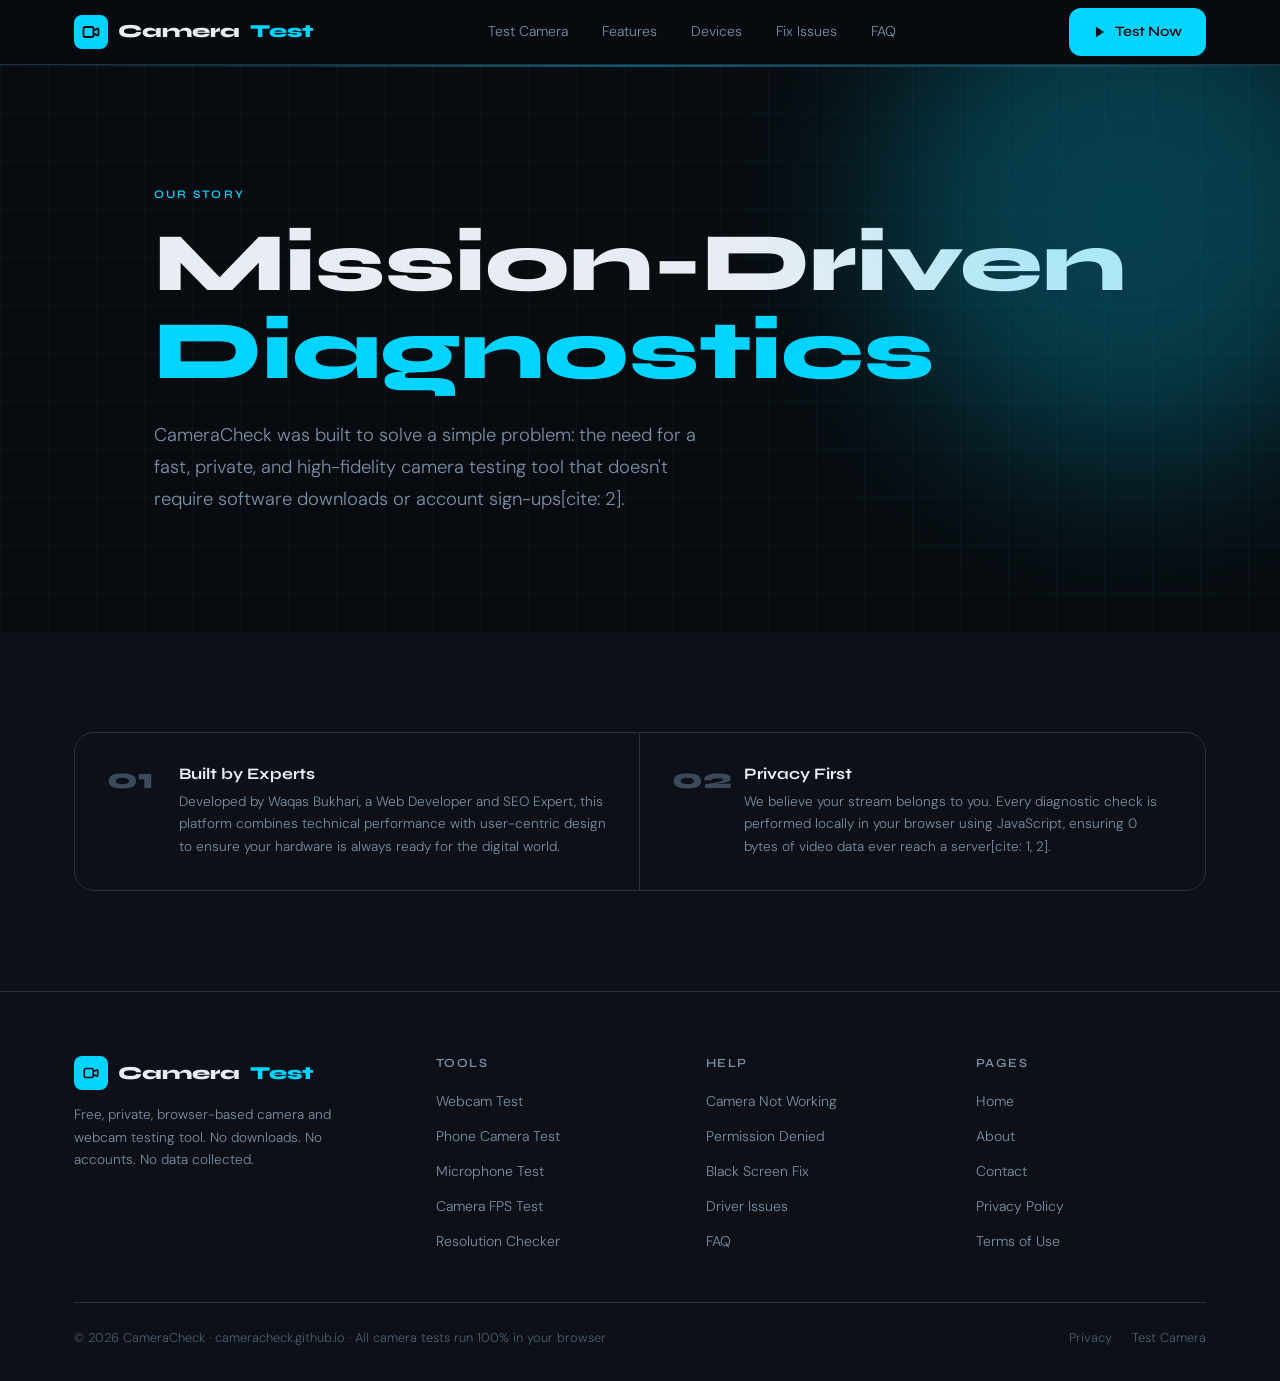
<file: about.html>
<!DOCTYPE html>
<html lang="en">
<head>
  <meta charset="UTF-8" />
  <meta name="viewport" content="width=device-width, initial-scale=1.0" />
  <title>About Us | CameraCheck</title>
  <link rel="stylesheet" href="style.css" />
  <link rel="icon" type="image/png" sizes="32x32" href="/favicon.png">
  <!-- Google Fonts -->
  <link rel="preconnect" href="https://fonts.googleapis.com" />
  <link rel="preconnect" href="https://fonts.gstatic.com" crossorigin />
  <link href="https://fonts.googleapis.com/css2?family=Syne:wght@400;600;700;800&family=DM+Sans:ital,wght@0,300;0,400;0,500;1,300&display=swap" rel="stylesheet" />
</head>
<body>
  <div id="header-root"></div>

  <main>
    <section class="hero" style="min-height: auto; padding: 120px 0 80px;">
      <div class="hero-bg">
        <div class="grid-lines"></div>
        <div class="orb orb-1"></div>
        <div class="scan-line"></div>
      </div>
      <div class="container">
        <div class="section-label">Our Story</div>
        <h1 class="hero-title">Mission-Driven <br><span class="line-2">Diagnostics</span></h1>
        <p class="hero-desc">CameraCheck was built to solve a simple problem: the need for a fast, private, and high-fidelity camera testing tool that doesn't require software downloads or account sign-ups[cite: 2].</p>
      </div>
    </section>

    <section class="features-section" style="background: var(--surface-1);">
      <div class="container">
        <div class="usecase-grid">
          <div class="usecase-item">
             <div class="uc-num">01</div>
             <div class="uc-body">
               <h3>Built by Experts</h3>
               <p>Developed by Waqas Bukhari, a Web Developer and SEO Expert, this platform combines technical performance with user-centric design to ensure your hardware is always ready for the digital world.</p>
             </div>
          </div>
          <div class="usecase-item">
            <div class="uc-num">02</div>
            <div class="uc-body">
              <h3>Privacy First</h3>
              <p>We believe your stream belongs to you. Every diagnostic check is performed locally in your browser using JavaScript, ensuring 0 bytes of video data ever reach a server[cite: 1, 2].</p>
            </div>
          </div>
        </div>
      </div>
    </section>
  </main>

  <div id="footer-root"></div>

  <script src="header.js"></script>
  <script src="footer.js"></script>
</body>
</html>
</file>
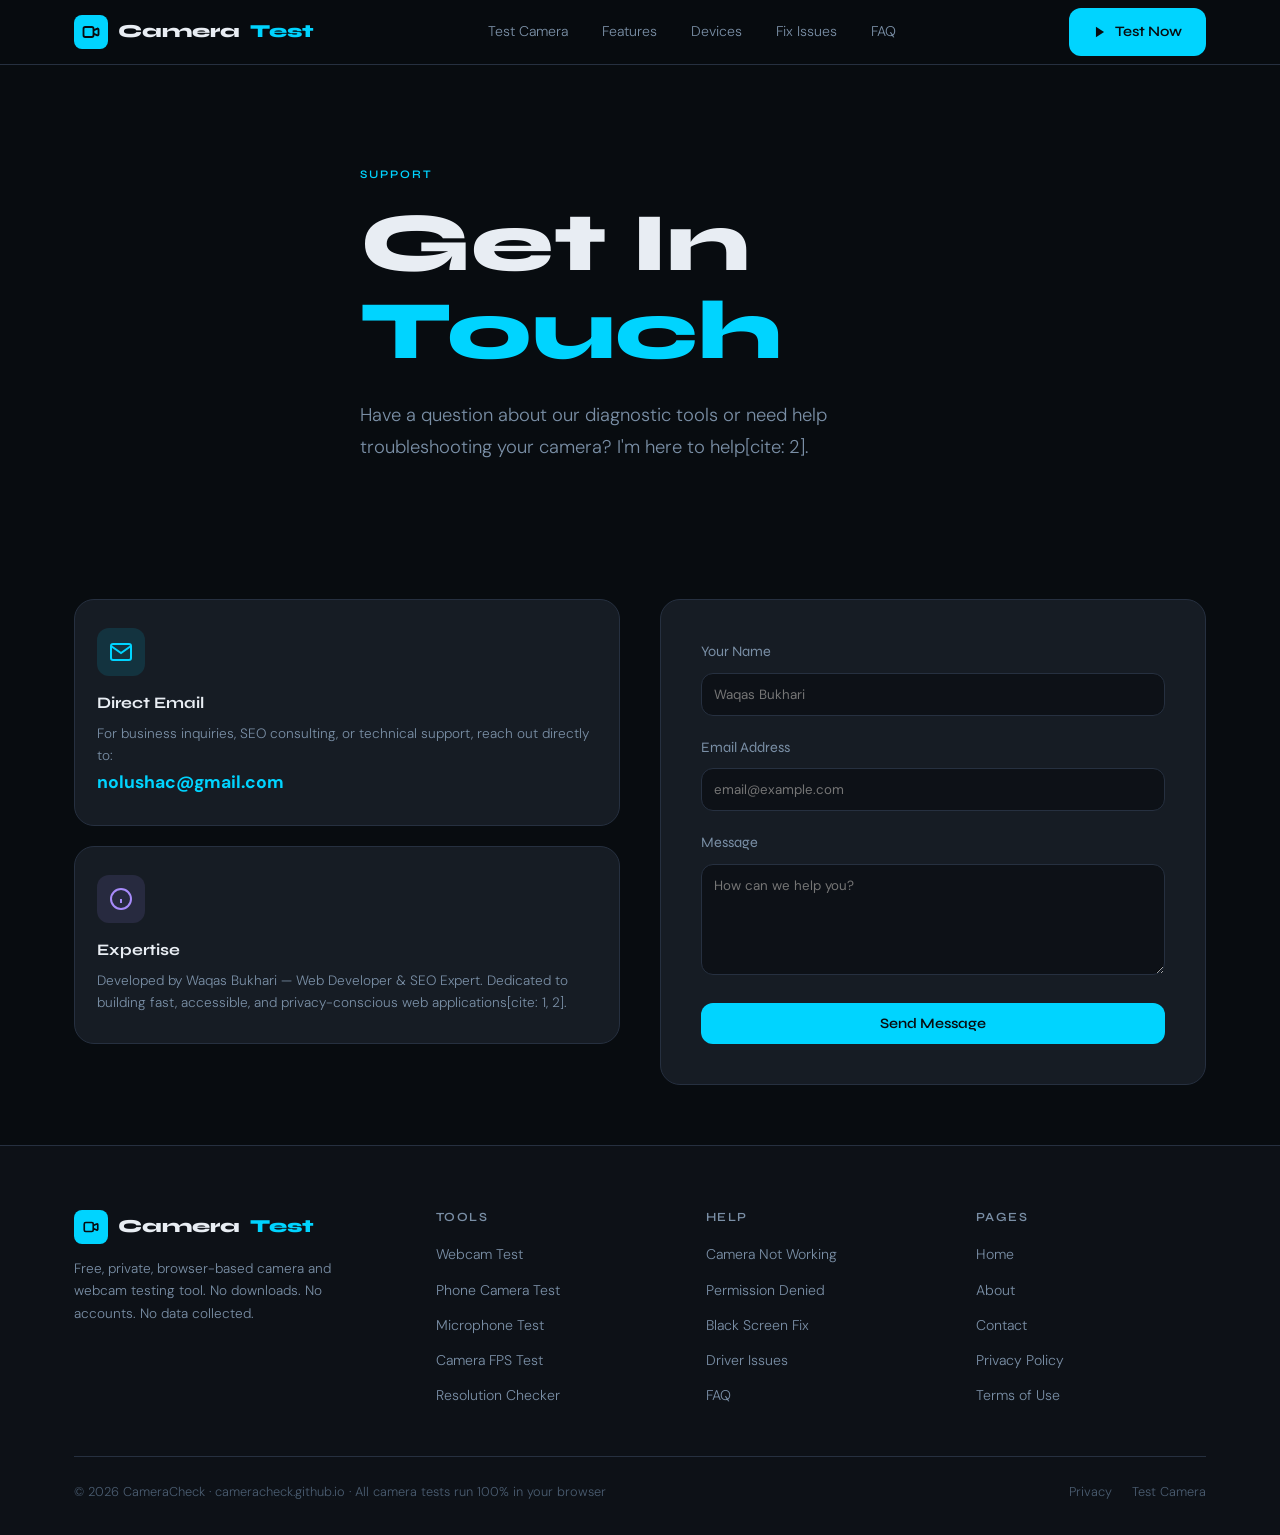
<file: contact.html>
<!DOCTYPE html>
<html lang="en">
<head>
  <meta charset="UTF-8" />
  <meta name="viewport" content="width=device-width, initial-scale=1.0" />
  <title>Contact Us | CameraCheck</title>
  <link rel="stylesheet" href="style.css" />
  <link rel="icon" type="image/png" sizes="32x32" href="/favicon.png">
  <!-- Google Fonts -->
  <link rel="preconnect" href="https://fonts.googleapis.com" />
  <link rel="preconnect" href="https://fonts.gstatic.com" crossorigin />
  <link href="https://fonts.googleapis.com/css2?family=Syne:wght@400;600;700;800&family=DM+Sans:ital,wght@0,300;0,400;0,500;1,300&display=swap" rel="stylesheet" />
  <style>
    .contact-grid { display: grid; grid-template-columns: 1fr 1fr; gap: 40px; padding: 60px 0; }
    .contact-form { background: var(--surface-2); padding: 40px; border-radius: var(--radius-lg); border: 1px solid var(--border); }
    .form-group { margin-bottom: 20px; }
    .form-group label { display: block; margin-bottom: 8px; font-family: 'Syne'; font-size: 0.9rem; color: var(--text-muted); }
    .form-input { width: 100%; background: var(--surface-1); border: 1px solid var(--border); border-radius: var(--radius); padding: 12px; color: var(--text); font-family: 'DM Sans'; }
    .form-input:focus { border-color: var(--accent); outline: none; }
    @media (max-width: 768px) { .contact-grid { grid-template-columns: 1fr; } }
  </style>
</head>
<body>
  <div id="header-root"></div>

  <main>
    <section class="hero" style="min-height: auto; padding: 100px 0 40px;">
      <div class="container">
        <div class="section-label">Support</div>
        <h1 class="hero-title">Get In <span class="line-2">Touch</span></h1>
        <p class="hero-desc">Have a question about our diagnostic tools or need help troubleshooting your camera? I'm here to help[cite: 2].</p>
      </div>
    </section>

    <div class="container">
      <div class="contact-grid">
        <div class="contact-info">
          <div class="feat-card">
            <div class="feat-icon feat-cyan">
              <svg width="24" height="24" viewBox="0 0 24 24" fill="none" stroke="currentColor" stroke-width="2"><path d="M4 4h16c1.1 0 2 .9 2 2v12c0 1.1-.9 2-2 2H4c-1.1 0-2-.9-2-2V6c0-1.1.9-2 2-2z"/><polyline points="22,6 12,13 2,6"/></svg>
            </div>
            <h3>Direct Email</h3>
            <p>For business inquiries, SEO consulting, or technical support, reach out directly to:</p>
            <a href="mailto:nolushac@gmail.com" style="font-weight: 700; font-size: 1.1rem;">nolushac@gmail.com</a>
          </div>
          
          <div class="feat-card" style="margin-top: 20px;">
            <div class="feat-icon feat-purple">
              <svg width="24" height="24" viewBox="0 0 24 24" fill="none" stroke="currentColor" stroke-width="2"><circle cx="12" cy="12" r="10"/><path d="M12 16v-4M12 8h.01"/></svg>
            </div>
            <h3>Expertise</h3>
            <p>Developed by Waqas Bukhari — Web Developer & SEO Expert. Dedicated to building fast, accessible, and privacy-conscious web applications[cite: 1, 2].</p>
          </div>
        </div>

        <form class="contact-form">
          <div class="form-group">
            <label>Your Name</label>
            <input type="text" class="form-input" placeholder="Waqas Bukhari">
          </div>
          <div class="form-group">
            <label>Email Address</label>
            <input type="email" class="form-input" placeholder="email@example.com">
          </div>
          <div class="form-group">
            <label>Message</label>
            <textarea class="form-input" rows="5" placeholder="How can we help you?"></textarea>
          </div>
          <button type="submit" class="btn btn-primary" style="width: 100%; justify-content: center;">Send Message</button>
        </form>
      </div>
    </div>
  </main>

  <div id="footer-root"></div>

  <script src="header.js"></script>
  <script src="footer.js"></script>
</body>
</html>
</file>
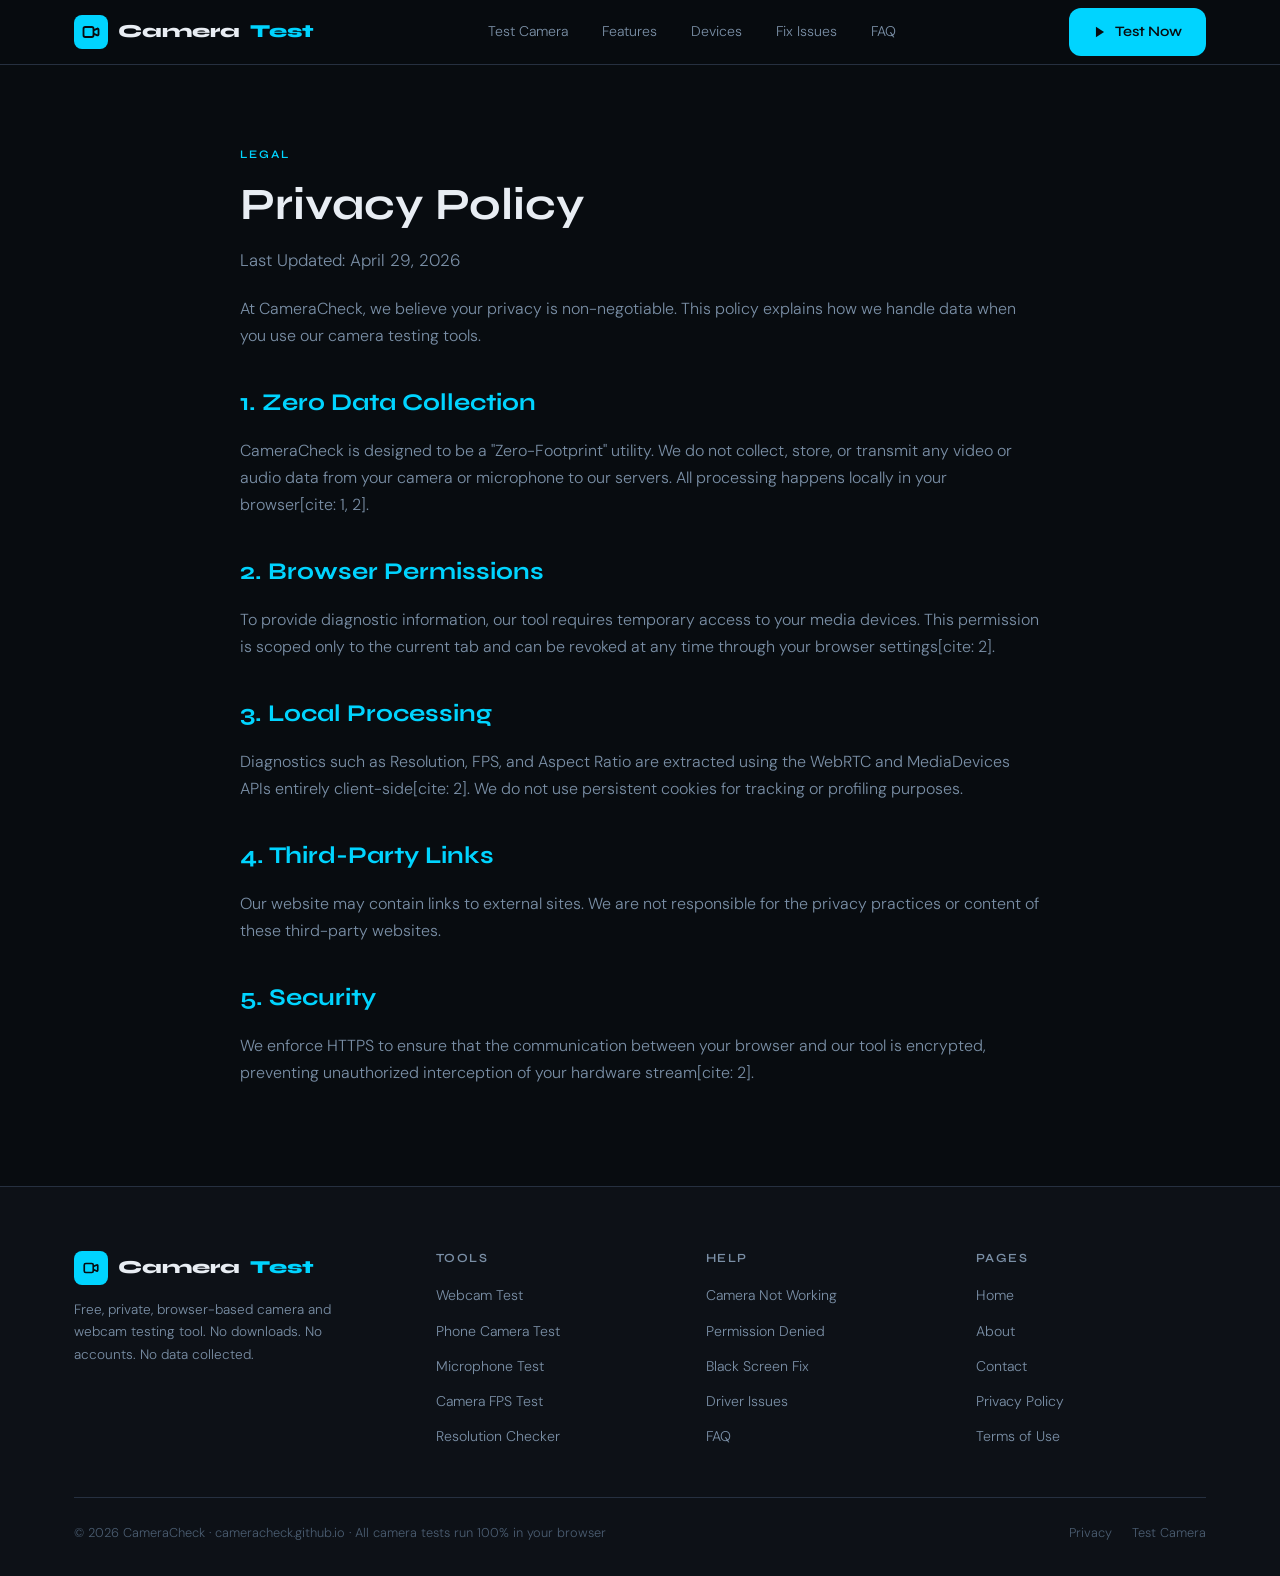
<file: privacy.html>
<!DOCTYPE html>
<html lang="en">
<head>
  <meta charset="UTF-8" />
  <meta name="viewport" content="width=device-width, initial-scale=1.0" />
  <title>Privacy Policy | CameraCheck</title>
  <link rel="stylesheet" href="style.css" />
  <link rel="icon" type="image/png" sizes="32x32" href="/favicon.png">
  <!-- Google Fonts -->
  <link rel="preconnect" href="https://fonts.googleapis.com" />
  <link rel="preconnect" href="https://fonts.gstatic.com" crossorigin />
  <link href="https://fonts.googleapis.com/css2?family=Syne:wght@400;600;700;800&family=DM+Sans:ital,wght@0,300;0,400;0,500;1,300&display=swap" rel="stylesheet" />
  <style>
    .legal-content { padding: 80px 0; }
    .legal-body { max-width: 800px; margin: 0 auto; }
    .legal-body h2 { margin: 40px 0 20px; color: var(--accent); font-size: 1.5rem; }
    .legal-body p { margin-bottom: 20px; color: var(--text-muted); }
    .legal-body ul { margin-bottom: 20px; padding-left: 20px; color: var(--text-muted); }
    .legal-body li { margin-bottom: 10px; }
  </style>
</head>
<body>
  <div id="header-root"></div>

  <main class="legal-content">
    <div class="container">
      <div class="legal-body">
        <div class="section-label">Legal</div>
        <h1 class="section-title">Privacy Policy</h1>
        <p class="section-sub">Last Updated: April 29, 2026</p>

        <p>At CameraCheck, we believe your privacy is non-negotiable. This policy explains how we handle data when you use our camera testing tools.</p>

        <h2>1. Zero Data Collection</h2>
        <p>CameraCheck is designed to be a "Zero-Footprint" utility. We do not collect, store, or transmit any video or audio data from your camera or microphone to our servers. All processing happens locally in your browser[cite: 1, 2].</p>

        <h2>2. Browser Permissions</h2>
        <p>To provide diagnostic information, our tool requires temporary access to your media devices. This permission is scoped only to the current tab and can be revoked at any time through your browser settings[cite: 2].</p>

        <h2>3. Local Processing</h2>
        <p>Diagnostics such as Resolution, FPS, and Aspect Ratio are extracted using the WebRTC and MediaDevices APIs entirely client-side[cite: 2]. We do not use persistent cookies for tracking or profiling purposes.</p>

        <h2>4. Third-Party Links</h2>
        <p>Our website may contain links to external sites. We are not responsible for the privacy practices or content of these third-party websites.</p>

        <h2>5. Security</h2>
        <p>We enforce HTTPS to ensure that the communication between your browser and our tool is encrypted, preventing unauthorized interception of your hardware stream[cite: 2].</p>
      </div>
    </div>
  </main>

  <div id="footer-root"></div>

  <script src="header.js"></script>
  <script src="footer.js"></script>
</body>
</html>
</file>
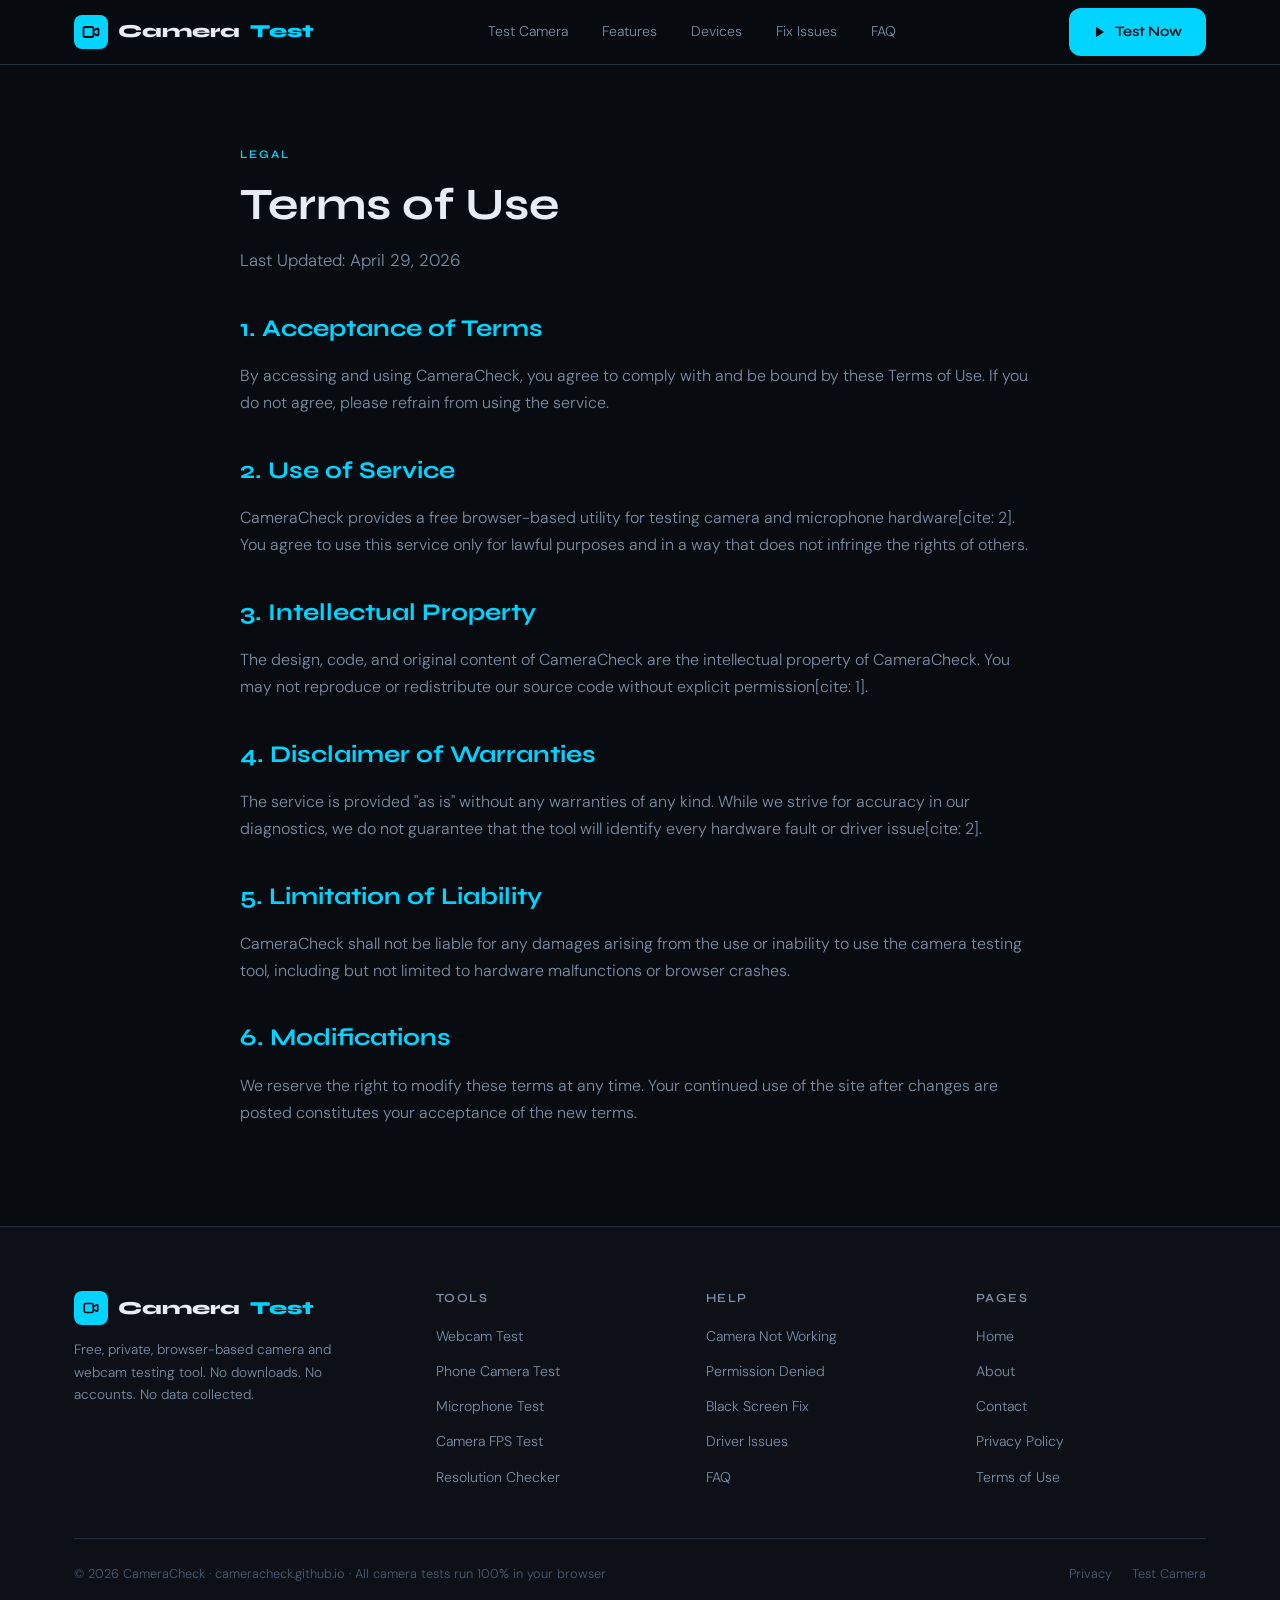
<file: terms.html>
<!DOCTYPE html>
<html lang="en">
<head>
  <meta charset="UTF-8" />
  <meta name="viewport" content="width=device-width, initial-scale=1.0" />
  <title>Terms of Use | CameraCheck</title>
  <link rel="stylesheet" href="style.css" />
  <link rel="icon" type="image/png" sizes="32x32" href="/favicon.png">
  <!-- Google Fonts -->
  <link rel="preconnect" href="https://fonts.googleapis.com" />
  <link rel="preconnect" href="https://fonts.gstatic.com" crossorigin />
  <link href="https://fonts.googleapis.com/css2?family=Syne:wght@400;600;700;800&family=DM+Sans:ital,wght@0,300;0,400;0,500;1,300&display=swap" rel="stylesheet" />
  <style>
    .legal-content { padding: 80px 0; }
    .legal-body { max-width: 800px; margin: 0 auto; }
    .legal-body h2 { margin: 40px 0 20px; color: var(--accent); font-size: 1.5rem; }
    .legal-body p { margin-bottom: 20px; color: var(--text-muted); }
  </style>
</head>
<body>
  <div id="header-root"></div>

  <main class="legal-content">
    <div class="container">
      <div class="legal-body">
        <div class="section-label">Legal</div>
        <h1 class="section-title">Terms of Use</h1>
        <p class="section-sub">Last Updated: April 29, 2026</p>

        <h2>1. Acceptance of Terms</h2>
        <p>By accessing and using CameraCheck, you agree to comply with and be bound by these Terms of Use. If you do not agree, please refrain from using the service.</p>

        <h2>2. Use of Service</h2>
        <p>CameraCheck provides a free browser-based utility for testing camera and microphone hardware[cite: 2]. You agree to use this service only for lawful purposes and in a way that does not infringe the rights of others.</p>

        <h2>3. Intellectual Property</h2>
        <p>The design, code, and original content of CameraCheck are the intellectual property of CameraCheck. You may not reproduce or redistribute our source code without explicit permission[cite: 1].</p>

        <h2>4. Disclaimer of Warranties</h2>
        <p>The service is provided "as is" without any warranties of any kind. While we strive for accuracy in our diagnostics, we do not guarantee that the tool will identify every hardware fault or driver issue[cite: 2].</p>

        <h2>5. Limitation of Liability</h2>
        <p>CameraCheck shall not be liable for any damages arising from the use or inability to use the camera testing tool, including but not limited to hardware malfunctions or browser crashes.</p>

        <h2>6. Modifications</h2>
        <p>We reserve the right to modify these terms at any time. Your continued use of the site after changes are posted constitutes your acceptance of the new terms.</p>
      </div>
    </div>
  </main>

  <div id="footer-root"></div>

  <script src="header.js"></script>
  <script src="footer.js"></script>
</body>
</html>
</file>
<file: style.css>
/* =============================================
   CAMERACHECK — STYLESHEET
   Theme: Dark-tech with electric-cyan accent
   Fonts: Syne (display) + DM Sans (body)
============================================= */

:root {
  --bg: #080c10;
  --surface-1: #0d1117;
  --surface-2: #161c24;
  --surface-3: #1e2730;
  --border: #263040;
  --border-bright: #3a4a5c;
  --text: #e8edf3;
  --text-muted: #7a8fa6;
  --text-dim: #4a5c70;
  --accent: #00d4ff;
  --accent-hover: #00bfe8;
  --accent-glow: rgba(0, 212, 255, 0.18);
  --accent-2: #38ef7d;
  --accent-3: #ff6b6b;
  --accent-purple: #a78bfa;
  --accent-orange: #fb923c;
  --accent-rose: #f472b6;
  --accent-teal: #2dd4bf;
  --accent-amber: #fbbf24;
  --radius: 12px;
  --radius-lg: 20px;
  --shadow: 0 4px 24px rgba(0,0,0,0.5);
  --shadow-glow: 0 0 40px rgba(0,212,255,0.1);
}

*, *::before, *::after { box-sizing: border-box; margin: 0; padding: 0; }

html { scroll-behavior: smooth; font-size: 16px; }

body {
  background: var(--bg);
  color: var(--text);
  font-family: 'DM Sans', sans-serif;
  font-weight: 300;
  line-height: 1.7;
  overflow-x: hidden;
}

/* ---- Typography ---- */
h1, h2, h3, h4 {
  font-family: 'Syne', sans-serif;
  font-weight: 700;
  line-height: 1.15;
  color: var(--text);
}

a { color: var(--accent); text-decoration: none; }
a:hover { color: var(--accent-hover); }

/* ---- Utility ---- */
.container {
  max-width: 1180px;
  margin: 0 auto;
  padding: 0 24px;
}

.section-label {
  font-family: 'Syne', sans-serif;
  font-size: 0.72rem;
  font-weight: 600;
  letter-spacing: 0.18em;
  text-transform: uppercase;
  color: var(--accent);
  margin-bottom: 14px;
}

.section-title {
  font-size: clamp(1.8rem, 4vw, 2.8rem);
  margin-bottom: 16px;
}

.section-sub {
  color: var(--text-muted);
  font-size: 1.05rem;
  max-width: 580px;
  margin-bottom: 52px;
}

/* ---- Buttons ---- */
.btn {
  display: inline-flex;
  align-items: center;
  gap: 8px;
  padding: 12px 24px;
  border-radius: var(--radius);
  font-family: 'Syne', sans-serif;
  font-size: 0.9rem;
  font-weight: 600;
  cursor: pointer;
  border: none;
  transition: all 0.22s ease;
  text-decoration: none;
  white-space: nowrap;
}

.btn-primary {
  background: var(--accent);
  color: #080c10;
}
.btn-primary:hover {
  background: var(--accent-hover);
  box-shadow: 0 0 28px rgba(0,212,255,0.4);
  transform: translateY(-1px);
  color: #080c10;
}

.btn-ghost {
  background: transparent;
  color: var(--text);
  border: 1.5px solid var(--border-bright);
}
.btn-ghost:hover {
  border-color: var(--accent);
  color: var(--accent);
}

.btn-outline {
  background: transparent;
  color: var(--text-muted);
  border: 1.5px solid var(--border);
  font-size: 0.82rem;
  padding: 9px 16px;
}
.btn-outline:hover {
  border-color: var(--accent);
  color: var(--accent);
}
.btn-outline:disabled {
  opacity: 0.35;
  cursor: not-allowed;
  pointer-events: none;
}

.btn-sm { font-size: 0.78rem; padding: 7px 14px; }
.btn-lg { padding: 16px 36px; font-size: 1rem; }

/* =============================================
   HEADER
============================================= */
.site-header {
  position: sticky;
  top: 0;
  z-index: 100;
  background: rgba(8, 12, 16, 0.92);
  backdrop-filter: blur(16px);
  border-bottom: 1px solid var(--border);
}

.header-inner {
  display: flex;
  align-items: center;
  justify-content: space-between;
  height: 64px;
}

.logo {
  display: flex;
  align-items: center;
  gap: 10px;
  font-family: 'Syne', sans-serif;
  font-size: 1.15rem;
  font-weight: 800;
  color: var(--text);
  text-decoration: none;
}
.logo-icon {
  width: 34px;
  height: 34px;
  background: var(--accent);
  border-radius: 8px;
  display: flex;
  align-items: center;
  justify-content: center;
  color: #080c10;
}
.logo span { color: var(--accent); }

.nav {
  display: flex;
  align-items: center;
  gap: 6px;
}
.nav a {
  color: var(--text-muted);
  font-size: 0.88rem;
  padding: 6px 14px;
  border-radius: 8px;
  transition: all 0.18s;
}
.nav a:hover {
  color: var(--text);
  background: var(--surface-2);
}

.header-cta { display: flex; gap: 10px; align-items: center; }

.nav-toggle {
  display: none;
  background: none;
  border: 1.5px solid var(--border);
  color: var(--text);
  padding: 8px;
  border-radius: 8px;
  cursor: pointer;
}

.mobile-nav {
  display: none;
  flex-direction: column;
  background: var(--surface-1);
  border-bottom: 1px solid var(--border);
  padding: 12px 24px 20px;
  gap: 4px;
}
.mobile-nav.open { display: flex; }
.mobile-nav a {
  color: var(--text-muted);
  padding: 10px 12px;
  border-radius: 8px;
  font-size: 0.9rem;
}
.mobile-nav a:hover { background: var(--surface-2); color: var(--text); }

/* =============================================
   HERO
============================================= */
.hero {
  position: relative;
  padding: 100px 0 80px;
  overflow: hidden;
  min-height: 90vh;
  display: flex;
  align-items: center;
}

.hero-bg {
  position: absolute;
  inset: 0;
  pointer-events: none;
}

.grid-lines {
  position: absolute;
  inset: 0;
  background-image:
    linear-gradient(rgba(0,212,255,0.04) 1px, transparent 1px),
    linear-gradient(90deg, rgba(0,212,255,0.04) 1px, transparent 1px);
  background-size: 48px 48px;
}

.orb {
  position: absolute;
  border-radius: 50%;
  filter: blur(80px);
  opacity: 0.25;
}
.orb-1 {
  width: 500px;
  height: 500px;
  background: var(--accent);
  top: -100px;
  right: -100px;
}
.orb-2 {
  width: 400px;
  height: 400px;
  background: var(--accent-2);
  bottom: -80px;
  left: -80px;
  opacity: 0.12;
}

.scan-line {
  position: absolute;
  left: 0;
  right: 0;
  height: 2px;
  background: linear-gradient(90deg, transparent, var(--accent), transparent);
  opacity: 0.4;
  animation: scanDown 6s ease-in-out infinite;
}

@keyframes scanDown {
  0% { top: 0; opacity: 0; }
  20% { opacity: 0.4; }
  80% { opacity: 0.4; }
  100% { top: 100%; opacity: 0; }
}

.hero-inner {
  position: relative;
  z-index: 2;
  max-width: 740px;
}

.hero-badge {
  display: inline-flex;
  align-items: center;
  gap: 8px;
  background: var(--surface-2);
  border: 1px solid var(--border);
  padding: 6px 14px;
  border-radius: 100px;
  font-size: 0.8rem;
  color: var(--text-muted);
  margin-bottom: 28px;
}

.dot {
  width: 7px;
  height: 7px;
  background: var(--accent-2);
  border-radius: 50%;
}
.pulse {
  animation: pulse 2s ease-in-out infinite;
}
@keyframes pulse {
  0%, 100% { box-shadow: 0 0 0 0 rgba(56,239,125,0.4); }
  50% { box-shadow: 0 0 0 5px rgba(56,239,125,0); }
}

.hero-title {
  font-size: clamp(2.8rem, 7vw, 5.2rem);
  font-weight: 800;
  line-height: 1.06;
  margin-bottom: 24px;
}
.hero-title .line-1 {
  display: block;
  color: var(--text);
}
.hero-title .line-2 {
  display: block;
  color: var(--accent);
}
.hero-title em {
  font-style: italic;
  color: var(--accent-2);
}

.hero-desc {
  font-size: 1.15rem;
  color: var(--text-muted);
  max-width: 560px;
  margin-bottom: 36px;
  line-height: 1.75;
}

.hero-cta {
  display: flex;
  gap: 14px;
  flex-wrap: wrap;
  margin-bottom: 60px;
}

.hero-stats {
  display: flex;
  align-items: center;
  gap: 0;
  flex-wrap: wrap;
  gap: 0;
}
.hero-stats .stat {
  display: flex;
  flex-direction: column;
  padding: 0 28px;
}
.hero-stats .stat:first-child { padding-left: 0; }
.hero-stats .stat strong {
  font-family: 'Syne', sans-serif;
  font-size: 1.3rem;
  font-weight: 800;
  color: var(--text);
}
.hero-stats .stat span {
  font-size: 0.78rem;
  color: var(--text-muted);
  text-transform: uppercase;
  letter-spacing: 0.08em;
}
.stat-div {
  width: 1px;
  height: 32px;
  background: var(--border);
}

/* =============================================
   TESTER SECTION
============================================= */
.tester-section {
  padding: 100px 0;
  background: var(--surface-1);
  border-top: 1px solid var(--border);
  border-bottom: 1px solid var(--border);
}

.tester-grid {
  display: grid;
  grid-template-columns: 1fr 1fr;
  gap: 28px;
  align-items: start;
}

.tester-panel {
  background: var(--surface-2);
  border: 1px solid var(--border);
  border-radius: var(--radius-lg);
  padding: 24px;
}

/* Video panel */
.video-wrapper {
  position: relative;
  aspect-ratio: 16/9;
  background: #050810;
  border-radius: var(--radius);
  overflow: hidden;
  border: 1px solid var(--border);
  margin-bottom: 18px;
}

#cameraFeed {
  width: 100%;
  height: 100%;
  object-fit: cover;
  display: block;
}

.video-overlay {
  position: absolute;
  inset: 0;
  display: flex;
  flex-direction: column;
  align-items: center;
  justify-content: center;
  gap: 10px;
  background: rgba(5,8,16,0.92);
}
.overlay-icon {
  width: 72px;
  height: 72px;
  border-radius: 50%;
  background: var(--surface-2);
  border: 1.5px solid var(--border-bright);
  display: flex;
  align-items: center;
  justify-content: center;
  color: var(--text-dim);
  margin-bottom: 8px;
}
.video-overlay p { font-size: 0.9rem; color: var(--text-muted); }
.video-overlay span { font-size: 0.78rem; color: var(--text-dim); }

.video-hud {
  position: absolute;
  bottom: 10px;
  left: 10px;
  right: 10px;
  display: flex;
  justify-content: space-between;
  align-items: center;
}
.hud-fps {
  background: rgba(0,0,0,0.7);
  color: var(--accent);
  font-family: 'Syne', sans-serif;
  font-size: 0.8rem;
  font-weight: 700;
  padding: 4px 10px;
  border-radius: 6px;
  backdrop-filter: blur(4px);
}
.hud-live {
  background: rgba(255, 60, 60, 0.8);
  color: #fff;
  font-family: 'Syne', sans-serif;
  font-size: 0.72rem;
  font-weight: 700;
  padding: 4px 10px;
  border-radius: 6px;
  letter-spacing: 0.06em;
  animation: liveBlink 2s ease-in-out infinite;
}
@keyframes liveBlink {
  0%, 100% { opacity: 1; }
  50% { opacity: 0.6; }
}

.mirror-badge {
  position: absolute;
  top: 10px;
  right: 10px;
  background: rgba(0,0,0,0.7);
  color: var(--accent-2);
  font-size: 0.68rem;
  font-weight: 700;
  font-family: 'Syne', sans-serif;
  padding: 3px 8px;
  border-radius: 4px;
  letter-spacing: 0.1em;
}

.tester-controls {
  display: flex;
  flex-wrap: wrap;
  gap: 8px;
  margin-bottom: 14px;
}

.device-row {
  display: flex;
  flex-direction: column;
  gap: 6px;
  margin-bottom: 14px;
}
.device-label {
  font-size: 0.78rem;
  color: var(--text-muted);
  text-transform: uppercase;
  letter-spacing: 0.1em;
}
.device-select {
  background: var(--surface-1);
  border: 1.5px solid var(--border);
  color: var(--text);
  padding: 10px 14px;
  border-radius: var(--radius);
  font-family: 'DM Sans', sans-serif;
  font-size: 0.88rem;
  outline: none;
  cursor: pointer;
  transition: border-color 0.2s;
}
.device-select:hover, .device-select:focus { border-color: var(--accent); }
.device-select:disabled { opacity: 0.4; cursor: not-allowed; }

.screenshot-area {
  background: var(--surface-1);
  border: 1px dashed var(--border-bright);
  border-radius: var(--radius);
  padding: 14px;
  margin-top: 12px;
}
.ss-label { font-size: 0.8rem; color: var(--text-muted); margin-bottom: 10px; }
#ssImg {
  width: 100%;
  border-radius: 8px;
  margin-bottom: 10px;
  border: 1px solid var(--border);
}

/* Stats panel */
.stats-header {
  display: flex;
  align-items: center;
  justify-content: space-between;
  margin-bottom: 20px;
}
.stats-title {
  font-family: 'Syne', sans-serif;
  font-size: 1rem;
  font-weight: 700;
}
.status-badge {
  background: var(--surface-1);
  border: 1px solid var(--border);
  color: var(--text-muted);
  font-size: 0.75rem;
  font-family: 'Syne', sans-serif;
  font-weight: 600;
  padding: 4px 12px;
  border-radius: 100px;
  letter-spacing: 0.05em;
}
.status-badge.active {
  background: rgba(56,239,125,0.1);
  border-color: var(--accent-2);
  color: var(--accent-2);
}
.status-badge.error {
  background: rgba(255,107,107,0.1);
  border-color: var(--accent-3);
  color: var(--accent-3);
}

.stat-grid {
  display: grid;
  grid-template-columns: 1fr 1fr;
  gap: 10px;
  margin-bottom: 20px;
}

.stat-card {
  background: var(--surface-1);
  border: 1px solid var(--border);
  border-radius: var(--radius);
  padding: 14px;
  display: flex;
  align-items: center;
  gap: 12px;
  transition: border-color 0.2s;
}
.stat-card.updated {
  border-color: var(--accent);
  animation: flashUpdate 0.6s ease;
}
@keyframes flashUpdate {
  0% { background: rgba(0,212,255,0.08); }
  100% { background: var(--surface-1); }
}

.sc-icon {
  width: 36px;
  height: 36px;
  min-width: 36px;
  background: var(--surface-2);
  border-radius: 8px;
  display: flex;
  align-items: center;
  justify-content: center;
  color: var(--accent);
}

.sc-info { min-width: 0; }
.sc-label {
  display: block;
  font-size: 0.7rem;
  color: var(--text-muted);
  text-transform: uppercase;
  letter-spacing: 0.08em;
  margin-bottom: 2px;
}
.sc-value {
  display: block;
  font-family: 'Syne', sans-serif;
  font-size: 0.92rem;
  font-weight: 700;
  color: var(--text);
  white-space: nowrap;
  overflow: hidden;
  text-overflow: ellipsis;
}
.sc-value-sm { font-size: 0.78rem; }

/* Microphone */
.mic-section {
  background: var(--surface-1);
  border: 1px solid var(--border);
  border-radius: var(--radius);
  padding: 16px;
  margin-bottom: 14px;
}
.mic-header {
  display: flex;
  align-items: center;
  gap: 8px;
  font-size: 0.82rem;
  font-weight: 600;
  font-family: 'Syne', sans-serif;
  color: var(--text-muted);
  margin-bottom: 12px;
  text-transform: uppercase;
  letter-spacing: 0.08em;
}
.mic-meter-wrap {
  display: flex;
  align-items: center;
  gap: 10px;
  margin-bottom: 10px;
}
.mic-meter {
  flex: 1;
  height: 10px;
  background: var(--surface-2);
  border-radius: 100px;
  overflow: hidden;
  border: 1px solid var(--border);
}
.mic-bar {
  height: 100%;
  width: 0%;
  background: linear-gradient(90deg, var(--accent-2), var(--accent));
  border-radius: 100px;
  transition: width 0.08s linear;
}
.mic-db {
  font-family: 'Syne', sans-serif;
  font-size: 0.78rem;
  font-weight: 700;
  color: var(--accent);
  min-width: 44px;
  text-align: right;
}

/* Permissions */
.perm-section {
  background: var(--surface-1);
  border: 1px solid var(--border);
  border-radius: var(--radius);
  padding: 16px;
  display: flex;
  flex-direction: column;
  gap: 10px;
}
.perm-row {
  display: flex;
  align-items: center;
  justify-content: space-between;
  gap: 12px;
}
.perm-label { font-size: 0.82rem; color: var(--text-muted); }
.perm-status {
  font-size: 0.72rem;
  font-family: 'Syne', sans-serif;
  font-weight: 700;
  padding: 3px 10px;
  border-radius: 100px;
  text-transform: uppercase;
  letter-spacing: 0.06em;
}
.perm-unknown { background: var(--surface-2); color: var(--text-dim); border: 1px solid var(--border); }
.perm-granted { background: rgba(56,239,125,0.1); color: var(--accent-2); border: 1px solid rgba(56,239,125,0.3); }
.perm-denied { background: rgba(255,107,107,0.1); color: var(--accent-3); border: 1px solid rgba(255,107,107,0.3); }
.perm-supported { background: rgba(0,212,255,0.1); color: var(--accent); border: 1px solid rgba(0,212,255,0.3); }
.perm-not-supported { background: rgba(255,107,107,0.1); color: var(--accent-3); border: 1px solid rgba(255,107,107,0.3); }

/* Error card */
.error-card {
  background: rgba(255,107,107,0.08);
  border: 1px solid rgba(255,107,107,0.3);
  border-radius: var(--radius);
  padding: 14px;
  display: flex;
  align-items: flex-start;
  gap: 10px;
  color: var(--accent-3);
  font-size: 0.85rem;
  margin-top: 14px;
}

/* =============================================
   FEATURES
============================================= */
.features-section {
  padding: 100px 0;
}

.features-grid {
  display: grid;
  grid-template-columns: repeat(4, 1fr);
  gap: 20px;
}

.feat-card {
  background: var(--surface-2);
  border: 1px solid var(--border);
  border-radius: var(--radius-lg);
  padding: 28px 22px;
  transition: border-color 0.2s, transform 0.2s;
}
.feat-card:hover {
  border-color: var(--accent);
  transform: translateY(-4px);
}

.feat-icon {
  width: 48px;
  height: 48px;
  border-radius: 12px;
  display: flex;
  align-items: center;
  justify-content: center;
  margin-bottom: 18px;
}
.feat-cyan { background: rgba(0,212,255,0.12); color: var(--accent); }
.feat-green { background: rgba(56,239,125,0.12); color: var(--accent-2); }
.feat-blue { background: rgba(96,165,250,0.12); color: #60a5fa; }
.feat-orange { background: rgba(251,146,60,0.12); color: var(--accent-orange); }
.feat-purple { background: rgba(167,139,250,0.12); color: var(--accent-purple); }
.feat-rose { background: rgba(244,114,182,0.12); color: var(--accent-rose); }
.feat-teal { background: rgba(45,212,191,0.12); color: var(--accent-teal); }
.feat-amber { background: rgba(251,191,36,0.12); color: var(--accent-amber); }

.feat-card h3 {
  font-size: 1rem;
  margin-bottom: 10px;
}
.feat-card p {
  font-size: 0.85rem;
  color: var(--text-muted);
  line-height: 1.65;
}

/* =============================================
   HOW IT WORKS
============================================= */
.hiw-section {
  padding: 100px 0;
  background: var(--surface-1);
  border-top: 1px solid var(--border);
  border-bottom: 1px solid var(--border);
}

.hiw-steps {
  display: flex;
  flex-direction: column;
  gap: 0;
  max-width: 700px;
}

.hiw-step {
  display: grid;
  grid-template-columns: 64px 2px 1fr;
  gap: 0 24px;
  align-items: start;
  padding-bottom: 40px;
}

.step-num {
  font-family: 'Syne', sans-serif;
  font-size: 1.4rem;
  font-weight: 800;
  color: var(--accent);
  line-height: 1;
  padding-top: 4px;
}

.step-connector {
  width: 2px;
  background: var(--border);
  height: 100%;
  margin: 6px 0;
}
.step-connector-none { width: 2px; }

.step-content { padding-bottom: 4px; }
.step-content h3 {
  font-size: 1.1rem;
  margin-bottom: 10px;
}
.step-content p {
  color: var(--text-muted);
  font-size: 0.92rem;
  line-height: 1.7;
}

/* =============================================
   DEVICES
============================================= */
.devices-section { padding: 100px 0; }

.devices-grid {
  display: grid;
  grid-template-columns: repeat(3, 1fr);
  gap: 24px;
}

.device-card {
  background: var(--surface-2);
  border: 1px solid var(--border);
  border-radius: var(--radius-lg);
  padding: 32px 28px;
  position: relative;
  transition: border-color 0.2s, transform 0.2s;
}
.device-card:hover {
  border-color: var(--border-bright);
  transform: translateY(-4px);
}
.device-card-featured {
  border-color: var(--accent);
  box-shadow: var(--shadow-glow);
}

.device-badge-feat {
  position: absolute;
  top: 18px;
  right: 18px;
  background: var(--accent);
  color: #080c10;
  font-size: 0.68rem;
  font-family: 'Syne', sans-serif;
  font-weight: 700;
  padding: 3px 10px;
  border-radius: 100px;
  letter-spacing: 0.06em;
  text-transform: uppercase;
}

.device-illustration {
  display: flex;
  justify-content: center;
  margin-bottom: 24px;
}
.device-illustration svg { width: 100px; height: auto; }
.phone-ill svg { width: 70px; }

.device-card h3 {
  font-size: 1.1rem;
  margin-bottom: 10px;
}
.device-card p {
  font-size: 0.88rem;
  color: var(--text-muted);
  margin-bottom: 18px;
  line-height: 1.65;
}

.device-features {
  list-style: none;
  display: flex;
  flex-direction: column;
  gap: 7px;
}
.device-features li {
  font-size: 0.82rem;
  color: var(--text-muted);
  padding-left: 18px;
  position: relative;
}
.device-features li::before {
  content: '';
  position: absolute;
  left: 0;
  top: 8px;
  width: 6px;
  height: 6px;
  background: var(--accent);
  border-radius: 50%;
}

/* =============================================
   TROUBLESHOOTING
============================================= */
.trouble-section {
  padding: 100px 0;
  background: var(--surface-1);
  border-top: 1px solid var(--border);
  border-bottom: 1px solid var(--border);
}

.trouble-grid {
  display: grid;
  grid-template-columns: repeat(3, 1fr);
  gap: 20px;
}

.trouble-card {
  background: var(--surface-2);
  border: 1px solid var(--border);
  border-radius: var(--radius-lg);
  padding: 28px 24px;
  transition: border-color 0.2s;
}
.trouble-card:hover { border-color: var(--accent); }

.trouble-icon { font-size: 2rem; margin-bottom: 14px; }
.trouble-card h3 { font-size: 1rem; margin-bottom: 10px; }
.trouble-card p { font-size: 0.85rem; color: var(--text-muted); line-height: 1.65; }

/* =============================================
   BROWSER SUPPORT
============================================= */
.browser-section {
  padding: 100px 0;
}

.browser-row {
  display: flex;
  justify-content: center;
  flex-wrap: wrap;
  gap: 24px;
}

.browser-item {
  display: flex;
  flex-direction: column;
  align-items: center;
  gap: 12px;
  background: var(--surface-2);
  border: 1px solid var(--border);
  border-radius: var(--radius-lg);
  padding: 28px 32px;
  min-width: 140px;
  transition: border-color 0.2s, transform 0.2s;
}
.browser-item:hover {
  border-color: var(--border-bright);
  transform: translateY(-4px);
}
.browser-item span:first-of-type {
  font-family: 'Syne', sans-serif;
  font-size: 0.92rem;
  font-weight: 700;
}
.compat-tag {
  font-size: 0.7rem;
  font-family: 'Syne', sans-serif;
  font-weight: 600;
  padding: 3px 10px;
  border-radius: 100px;
}
.compat-tag.green {
  background: rgba(56,239,125,0.1);
  color: var(--accent-2);
  border: 1px solid rgba(56,239,125,0.3);
}
.compat-tag.yellow {
  background: rgba(251,191,36,0.1);
  color: var(--accent-amber);
  border: 1px solid rgba(251,191,36,0.3);
}

/* =============================================
   USE CASES
============================================= */
.usecases-section {
  padding: 100px 0;
  background: var(--surface-1);
  border-top: 1px solid var(--border);
  border-bottom: 1px solid var(--border);
}

.usecase-grid {
  display: grid;
  grid-template-columns: 1fr 1fr;
  gap: 0;
  border: 1px solid var(--border);
  border-radius: var(--radius-lg);
  overflow: hidden;
}

.usecase-item {
  display: flex;
  gap: 24px;
  padding: 32px;
  border-bottom: 1px solid var(--border);
  border-right: 1px solid var(--border);
  transition: background 0.2s;
}
.usecase-item:hover { background: var(--surface-2); }
.usecase-item:nth-child(even) { border-right: none; }
.usecase-item:nth-last-child(1),
.usecase-item:nth-last-child(2) { border-bottom: none; }

.uc-num {
  font-family: 'Syne', sans-serif;
  font-size: 1.8rem;
  font-weight: 800;
  color: var(--border-bright);
  line-height: 1;
  min-width: 48px;
}

.uc-body h3 { font-size: 1rem; margin-bottom: 8px; }
.uc-body p { font-size: 0.85rem; color: var(--text-muted); line-height: 1.65; }

/* =============================================
   FAQ
============================================= */
.faq-section {
  padding: 100px 0;
}

.faq-list {
  max-width: 740px;
  display: flex;
  flex-direction: column;
  gap: 0;
  border: 1px solid var(--border);
  border-radius: var(--radius-lg);
  overflow: hidden;
}

.faq-item {
  border-bottom: 1px solid var(--border);
}
.faq-item:last-child { border-bottom: none; }

.faq-q {
  width: 100%;
  background: none;
  border: none;
  color: var(--text);
  font-family: 'Syne', sans-serif;
  font-size: 0.95rem;
  font-weight: 600;
  padding: 22px 24px;
  text-align: left;
  cursor: pointer;
  display: flex;
  align-items: center;
  justify-content: space-between;
  gap: 16px;
  transition: background 0.2s;
}
.faq-q:hover { background: var(--surface-2); }
.faq-q[aria-expanded="true"] { color: var(--accent); background: var(--surface-2); }

.faq-arrow {
  min-width: 20px;
  color: var(--text-muted);
  transition: transform 0.28s ease;
}
.faq-q[aria-expanded="true"] .faq-arrow { transform: rotate(180deg); color: var(--accent); }

.faq-a {
  max-height: 0;
  overflow: hidden;
  transition: max-height 0.32s ease, padding 0.28s ease;
}
.faq-a.open {
  max-height: 200px;
  padding: 0 24px 20px;
}
.faq-a p { font-size: 0.88rem; color: var(--text-muted); line-height: 1.7; }

/* =============================================
   PRIVACY
============================================= */
.privacy-section {
  padding: 100px 0;
  background: var(--surface-1);
  border-top: 1px solid var(--border);
  border-bottom: 1px solid var(--border);
}

.privacy-inner {
  display: grid;
  grid-template-columns: 1fr auto;
  gap: 60px;
  align-items: center;
}

.privacy-list {
  list-style: none;
  display: flex;
  flex-direction: column;
  gap: 12px;
  margin-top: 24px;
}
.privacy-list li {
  display: flex;
  align-items: center;
  gap: 12px;
  font-size: 0.92rem;
  color: var(--text-muted);
}

.shield-wrap {
  display: flex;
  align-items: center;
  justify-content: center;
  position: relative;
}
.shield-svg {
  width: 200px;
  height: auto;
  filter: drop-shadow(0 0 24px rgba(0,212,255,0.25));
  animation: shieldFloat 4s ease-in-out infinite;
}
@keyframes shieldFloat {
  0%, 100% { transform: translateY(0); }
  50% { transform: translateY(-10px); }
}

/* =============================================
   CTA
============================================= */
.cta-section {
  padding: 100px 0;
}
.cta-inner {
  background: linear-gradient(135deg, var(--surface-2) 0%, rgba(0,212,255,0.06) 100%);
  border: 1px solid var(--accent);
  border-radius: var(--radius-lg);
  padding: 72px 48px;
  text-align: center;
  box-shadow: var(--shadow-glow);
}
.cta-inner h2 { font-size: clamp(1.8rem, 4vw, 2.8rem); margin-bottom: 14px; }
.cta-inner p { color: var(--text-muted); font-size: 1.05rem; margin-bottom: 32px; }

/* =============================================
   FOOTER
============================================= */
.site-footer {
  background: var(--surface-1);
  border-top: 1px solid var(--border);
  padding: 64px 0 32px;
}

.footer-main {
  display: grid;
  grid-template-columns: 1.4fr 1fr 1fr 1fr;
  gap: 40px;
  margin-bottom: 48px;
}

.footer-brand p {
  font-size: 0.85rem;
  color: var(--text-muted);
  margin-top: 14px;
  max-width: 260px;
  line-height: 1.65;
}

.footer-col h4 {
  font-size: 0.78rem;
  font-weight: 600;
  text-transform: uppercase;
  letter-spacing: 0.12em;
  color: var(--text-muted);
  margin-bottom: 16px;
}
.footer-col ul { list-style: none; display: flex; flex-direction: column; gap: 8px; }
.footer-col ul li a {
  color: var(--text-muted);
  font-size: 0.88rem;
  transition: color 0.18s;
}
.footer-col ul li a:hover { color: var(--accent); }

.footer-bottom {
  padding-top: 24px;
  border-top: 1px solid var(--border);
  display: flex;
  align-items: center;
  justify-content: space-between;
  flex-wrap: wrap;
  gap: 12px;
}
.footer-bottom p { font-size: 0.8rem; color: var(--text-dim); }
.footer-bottom-links {
  display: flex;
  gap: 20px;
}
.footer-bottom-links a {
  font-size: 0.8rem;
  color: var(--text-dim);
}
.footer-bottom-links a:hover { color: var(--accent); }

/* =============================================
   RESPONSIVE
============================================= */
@media (max-width: 1024px) {
  .features-grid { grid-template-columns: repeat(2, 1fr); }
  .tester-grid { grid-template-columns: 1fr; }
}

@media (max-width: 768px) {
  .nav { display: none; }
  .header-cta .btn { display: none; }
  .nav-toggle { display: flex; }

  .hero { padding: 70px 0 60px; min-height: auto; }
  .hero-stats .stat { padding: 0 14px; }
  .hero-stats .stat strong { font-size: 1.1rem; }

  .devices-grid { grid-template-columns: 1fr; }
  .trouble-grid { grid-template-columns: 1fr 1fr; }
  .usecase-grid { grid-template-columns: 1fr; }
  .usecase-item { border-right: none !important; }
  .usecase-item:nth-last-child(2) { border-bottom: 1px solid var(--border) !important; }

  .privacy-inner { grid-template-columns: 1fr; }
  .shield-wrap { display: none; }

  .footer-main { grid-template-columns: 1fr 1fr; }
  .footer-brand { grid-column: 1 / -1; }

  .cta-inner { padding: 48px 28px; }

  .tester-panel { padding: 18px; }
  .stat-grid { grid-template-columns: 1fr 1fr; }

  .browser-row { gap: 14px; }
  .browser-item { padding: 20px 22px; min-width: 110px; }
}

@media (max-width: 540px) {
  .features-grid { grid-template-columns: 1fr; }
  .trouble-grid { grid-template-columns: 1fr; }
  .footer-main { grid-template-columns: 1fr; }
  .hero-cta { flex-direction: column; align-items: flex-start; }
  .tester-controls { flex-wrap: wrap; }
  .stat-grid { grid-template-columns: 1fr; }
  .hiw-step { grid-template-columns: 48px 2px 1fr; }
}
</file>
